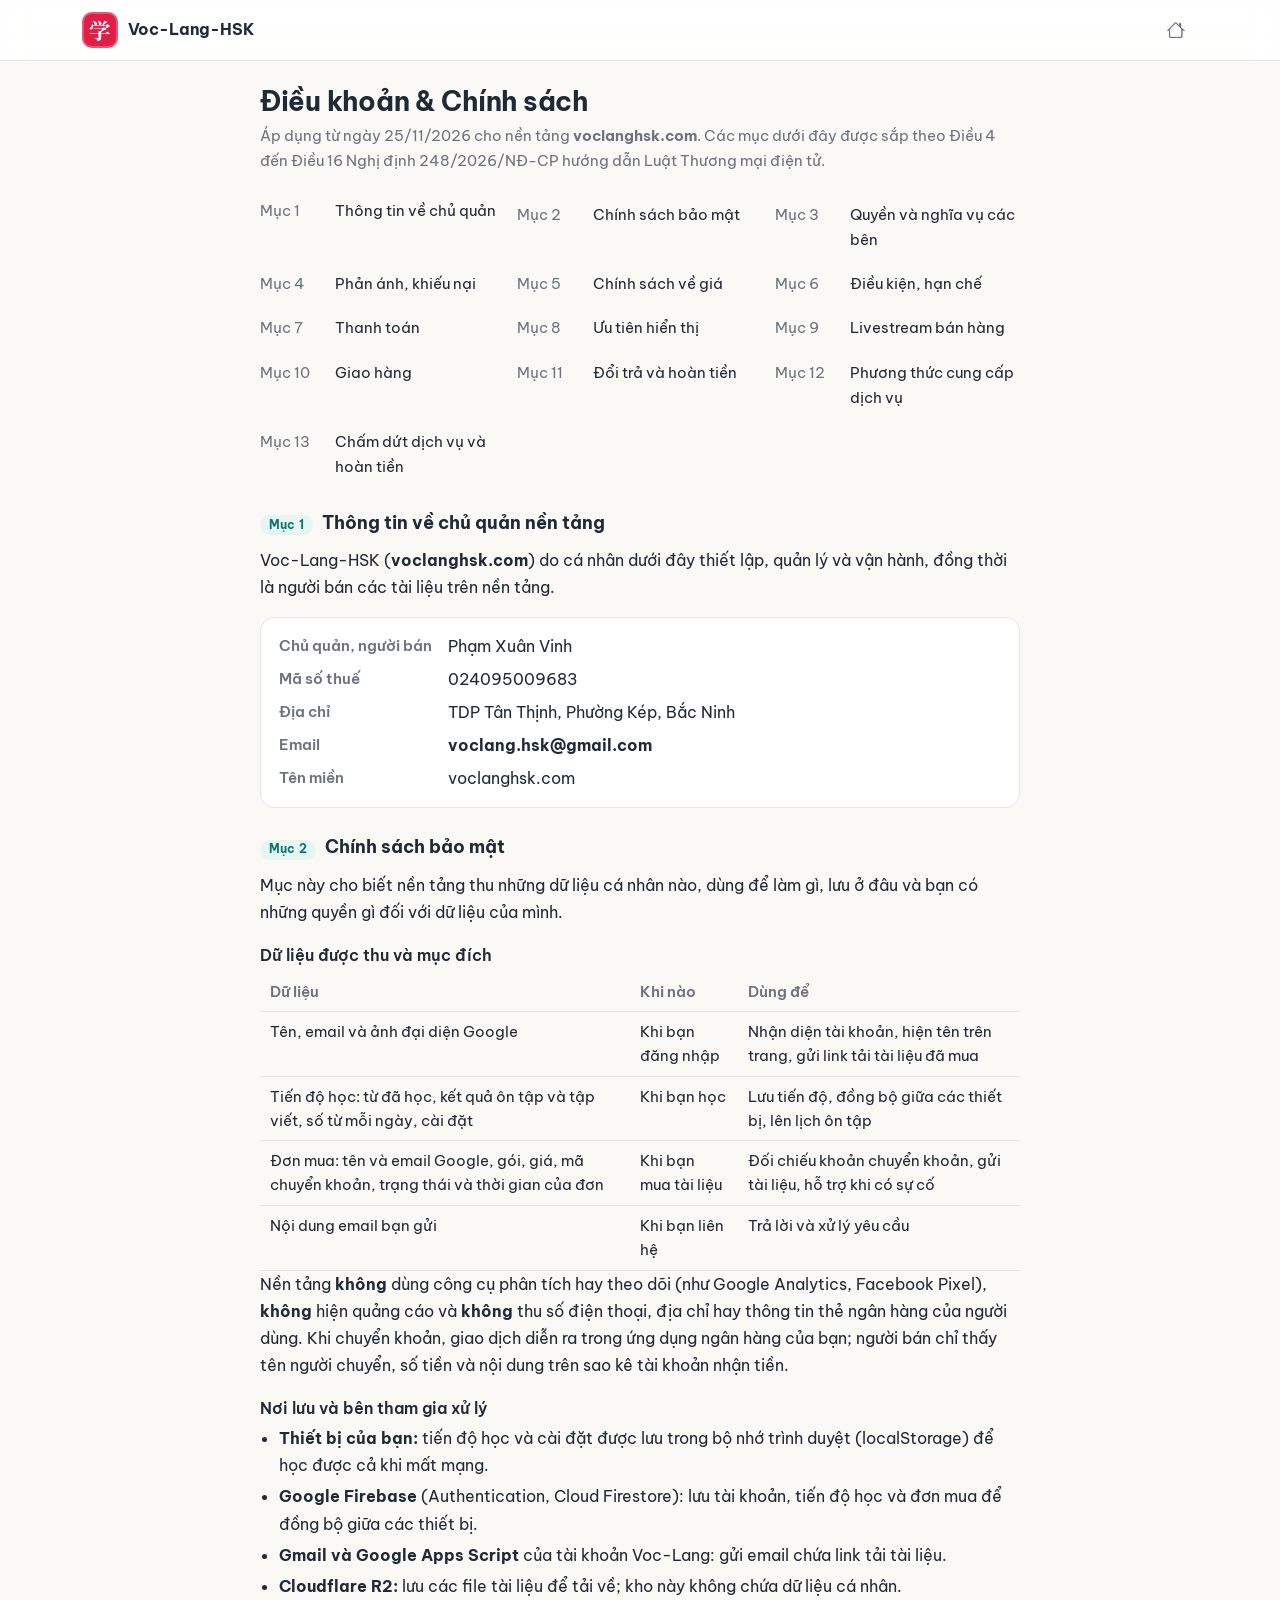
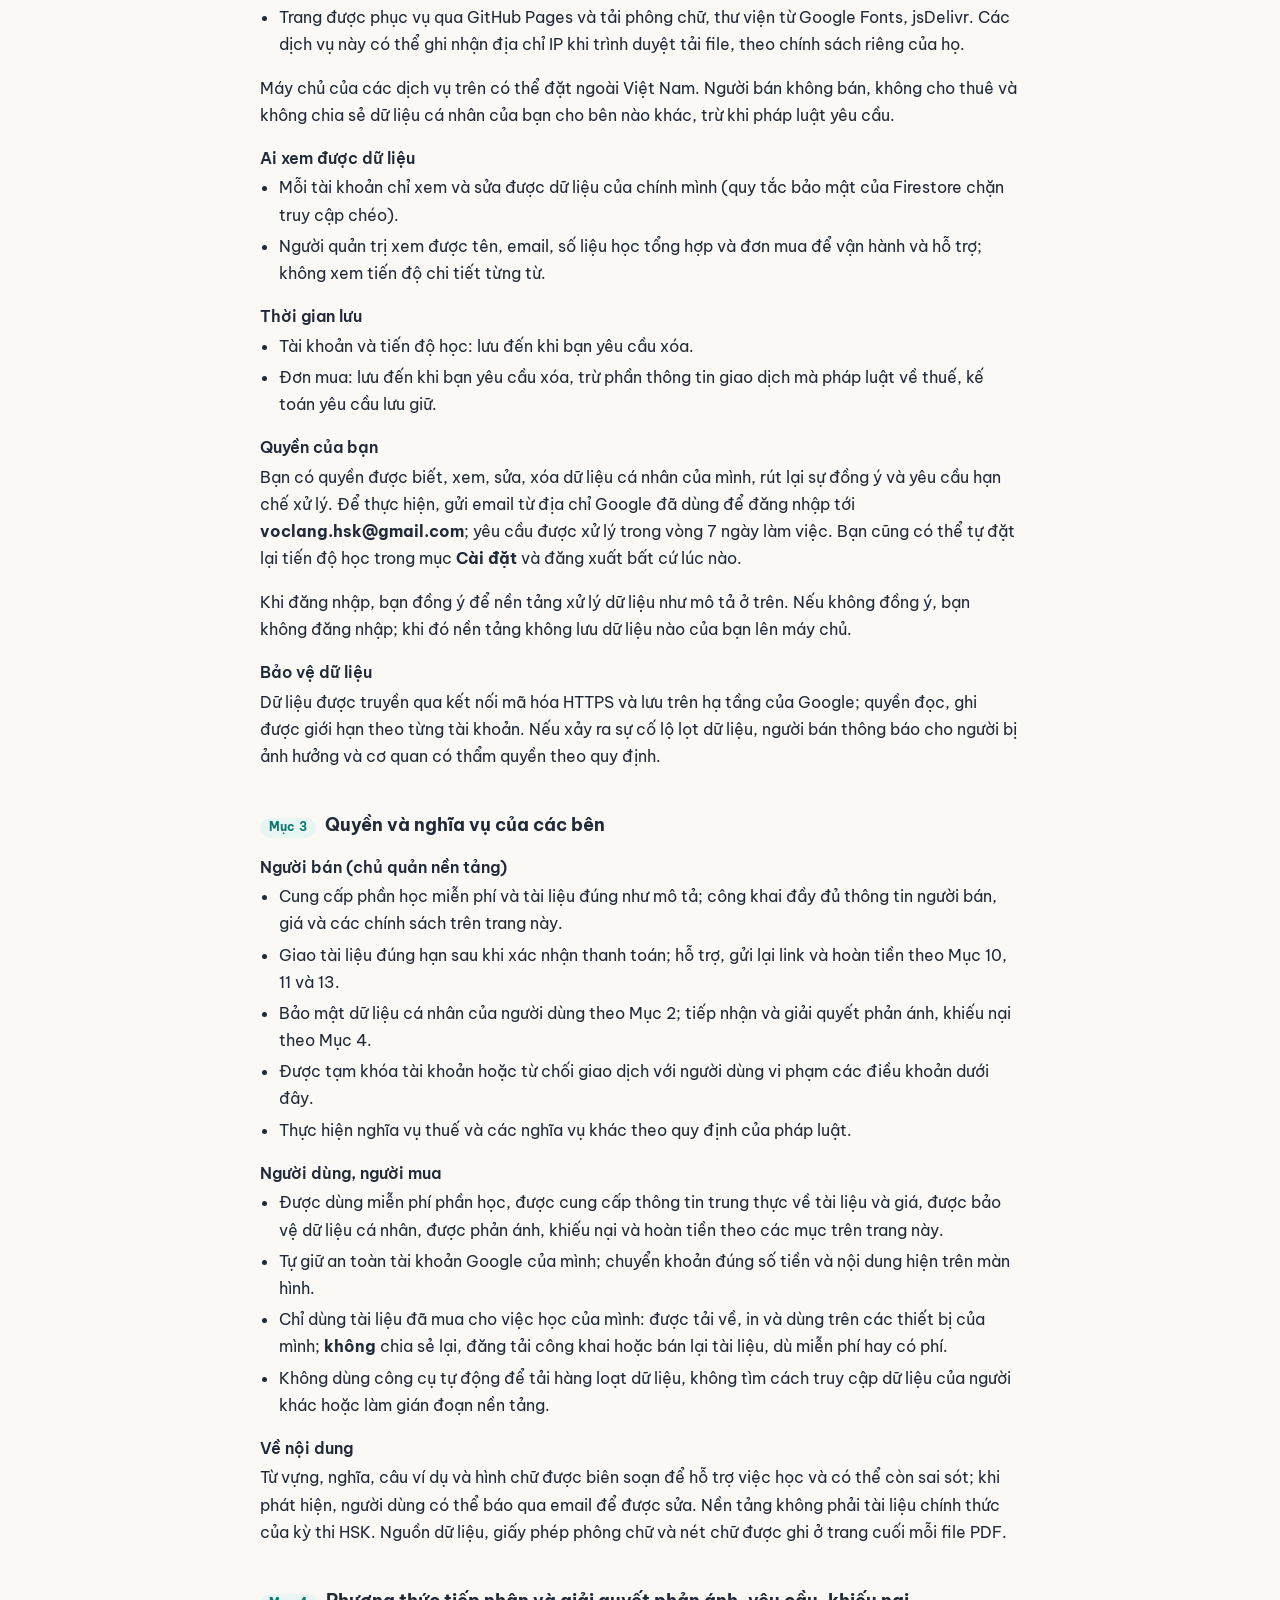
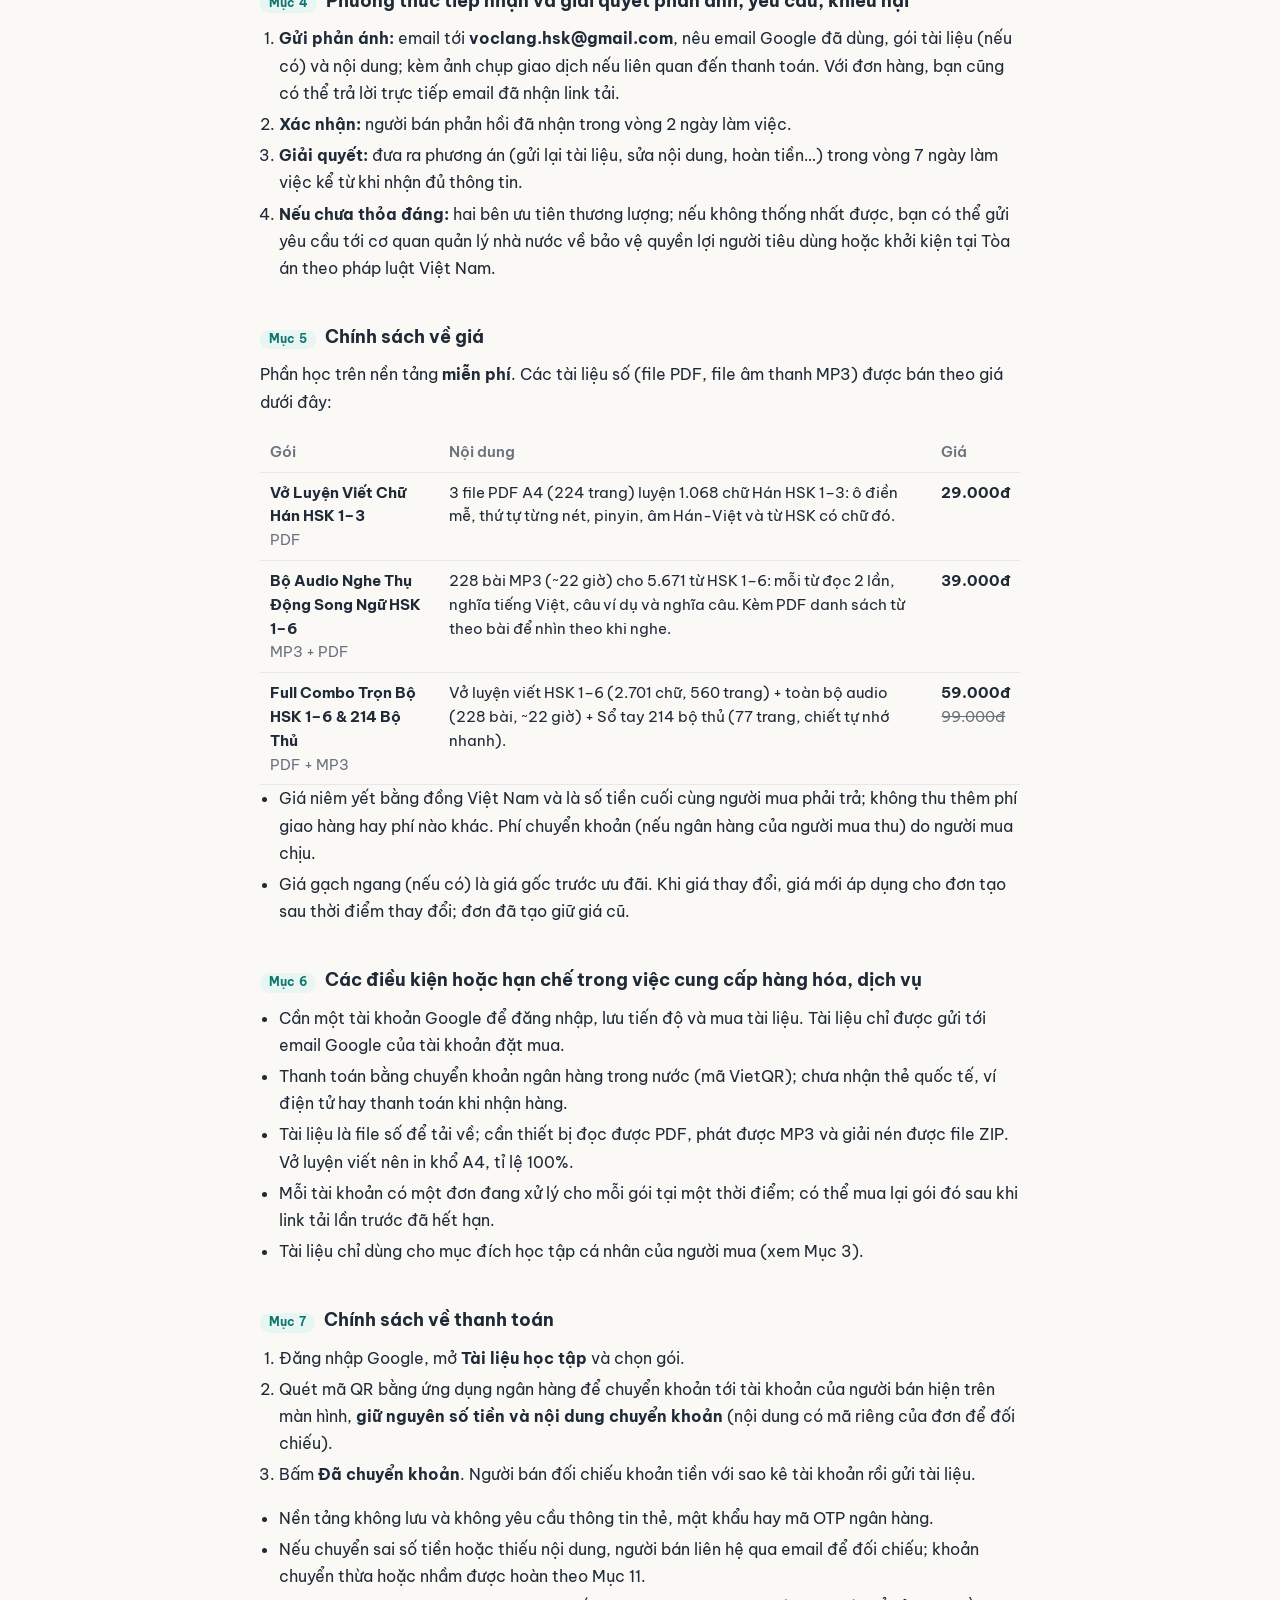
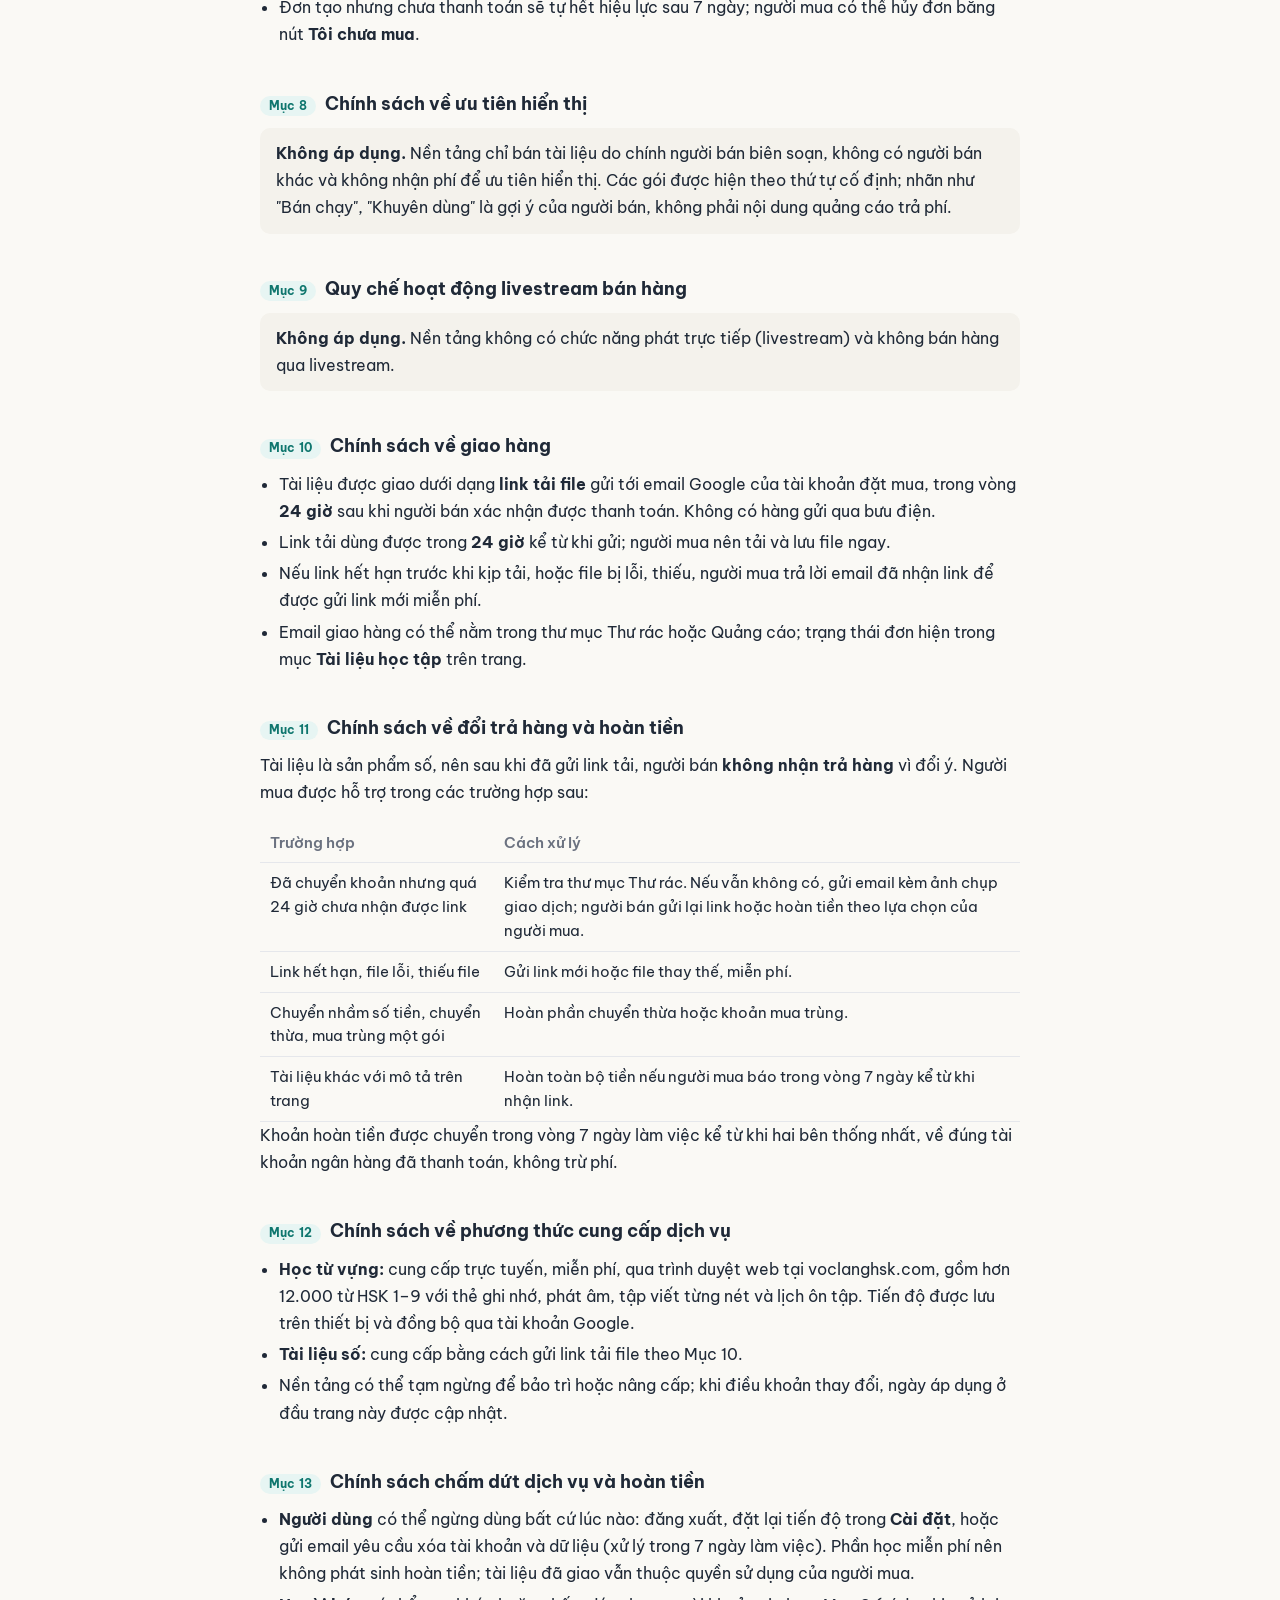
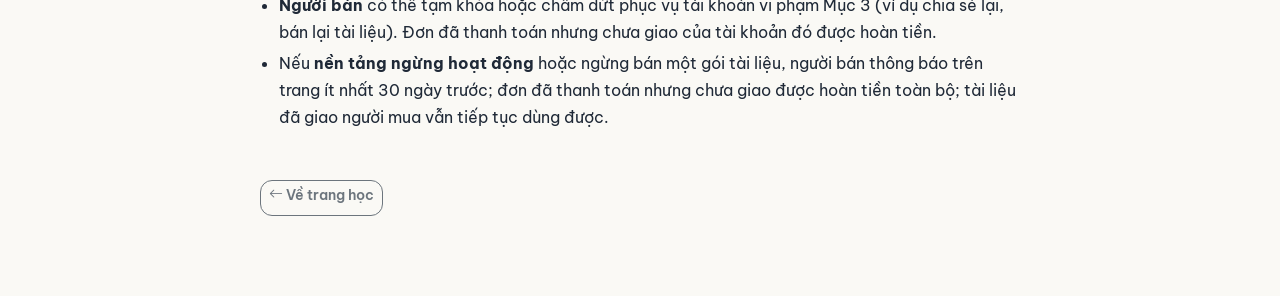
<file: chinh-sach/index.html>
<!doctype html>
<html lang="vi" data-bs-theme="light">
<head>
  <meta charset="UTF-8">
  <meta name="viewport" content="width=device-width, initial-scale=1, viewport-fit=cover">
  <meta name="theme-color" content="#FAF9F5" id="meta-theme-color">
  <meta name="description" content="Thông tin người bán, quyền và nghĩa vụ, giá, thanh toán, giao hàng, đổi trả và hoàn tiền, chính sách bảo mật của Voc-Lang-HSK.">
  <link rel="icon" type="image/png" sizes="32x32" href="../icons/favicon-32.png">
  <link rel="icon" type="image/png" sizes="192x192" href="../icons/icon-192.png">
  <link rel="apple-touch-icon" href="../icons/apple-touch-icon.png">
  <title>Điều khoản & Chính sách – Voc-Lang-HSK</title>
  <script>
    /* Cùng giao diện Sáng/Tối với trang học */
    (function () {
      var ui = {};
      try { ui = JSON.parse(localStorage.getItem('hoctq-ui')) || {}; } catch (e) { /* bỏ qua */ }
      var dark = ui.theme ? ui.theme === 'dark' : window.matchMedia('(prefers-color-scheme: dark)').matches;
      document.documentElement.setAttribute('data-bs-theme', dark ? 'dark' : 'light');
      if (dark) document.getElementById('meta-theme-color').setAttribute('content', '#0F172A');
    })();
  </script>
  <link rel="preconnect" href="https://fonts.googleapis.com">
  <link rel="preconnect" href="https://fonts.gstatic.com" crossorigin>
  <link rel="stylesheet" href="https://fonts.googleapis.com/css2?family=Be+Vietnam+Pro:wght@400;500;600;700&family=Noto+Serif+SC:wght@500;700&display=swap">
  <link rel="stylesheet" href="https://cdn.jsdelivr.net/npm/bootstrap@5.3.3/dist/css/bootstrap.min.css">
  <link rel="stylesheet" href="https://cdn.jsdelivr.net/npm/bootstrap-icons@1.11.3/font/bootstrap-icons.min.css">
  <link rel="stylesheet" href="../css/style.css">
  <style>
    /* Mỗi mục ứng với một điều của Nghị định 248/2026/NĐ-CP (Điều 4–16), để chụp và chép vào hồ sơ thông báo nền tảng */
    .policy { max-width: 760px; margin: 0 auto; padding: 1.5rem 0 4rem; }
    .policy h1 { font-size: 1.7rem; font-weight: 700; letter-spacing: -.01em; margin-bottom: .35rem; }
    .policy section { scroll-margin-top: 76px; padding-top: 1.75rem; }
    #mua-tai-lieu { display: block; scroll-margin-top: 104px; }   /* liên kết cũ "Điều khoản mua" trong hộp mua → mục Giá */
    .policy h2 { font-size: 1.15rem; font-weight: 700; margin: 0 0 .75rem; display: flex; gap: .55rem; align-items: baseline; }
    .policy h2 .no { flex: none; font-size: .78rem; font-weight: 700; letter-spacing: .02em; color: var(--primary-ink); background: var(--primary-soft); border-radius: 999px; padding: .15rem .55rem; }
    .policy h3 { font-size: 1rem; font-weight: 600; margin: 1.25rem 0 .4rem; }
    .policy p, .policy li { line-height: 1.7; }
    .policy ul, .policy ol { padding-left: 1.2rem; }
    .policy li + li { margin-top: .25rem; }
    .policy-meta { color: var(--text-muted); font-size: .92rem; }
    .policy .policy-toc { margin: 1.25rem 0 0; padding: 0; list-style: none; display: grid; grid-template-columns: repeat(auto-fill, minmax(220px, 1fr)); gap: .35rem .75rem; }
    .policy-toc a { display: flex; gap: .5rem; padding: .3rem 0; color: var(--text); text-decoration: none; font-size: .92rem; }
    .policy-toc a span { color: var(--text-muted); font-variant-numeric: tabular-nums; min-width: 4.2rem; }
    .policy-toc a:hover { color: var(--primary-ink); }
    .seller { background: var(--surface); border: 1px solid var(--border); border-radius: 14px; padding: 1rem 1.1rem; display: grid; grid-template-columns: minmax(110px, auto) 1fr; gap: .45rem 1rem; margin: 0; }
    .seller dt { font-weight: 600; color: var(--text-muted); font-size: .92rem; }
    .seller dd { margin: 0; overflow-wrap: anywhere; }
    .seller .pending { color: var(--text-muted); font-style: italic; }
    .na { background: var(--surface-2); border-radius: 10px; padding: .75rem 1rem; }
    .policy table { width: 100%; font-size: .93rem; }
    .policy th, .policy td { padding: .5rem .6rem; border-bottom: 1px solid var(--border); vertical-align: top; text-align: left; }
    .policy th { font-weight: 600; color: var(--text-muted); }
    .table-wrap { overflow-x: auto; }
    @media (max-width: 480px) { .seller { grid-template-columns: 1fr; gap: .1rem; } .seller dd { margin-bottom: .5rem; } }
  </style>
</head>
<body>
  <nav class="app-nav sticky-top">
    <div class="container app-nav-inner">
      <a class="brand text-reset text-decoration-none" href="../"><span class="brand-mark zh-card">学</span><span class="brand-text">Voc-Lang-HSK</span></a>
      <div class="nav-actions ms-auto">
        <a class="icon-btn" href="../" title="Về trang học" aria-label="Về trang học"><i class="bi bi-house"></i></a>
      </div>
    </div>
  </nav>

  <main class="container">
    <article class="policy">
      <h1>Điều khoản &amp; Chính sách</h1>
      <p class="policy-meta">Áp dụng từ ngày 25/11/2026 cho nền tảng <b>voclanghsk.com</b>. Các mục dưới đây được sắp theo Điều 4 đến Điều 16 Nghị định 248/2026/NĐ-CP hướng dẫn Luật Thương mại điện tử.</p>
      <ol class="policy-toc">
        <li><a href="#nguoi-ban"><span>Mục 1</span>Thông tin về chủ quản</a></li>
        <li><a href="#bao-mat"><span>Mục 2</span>Chính sách bảo mật</a></li>
        <li><a href="#dieu-khoan"><span>Mục 3</span>Quyền và nghĩa vụ các bên</a></li>
        <li><a href="#lien-he"><span>Mục 4</span>Phản ánh, khiếu nại</a></li>
        <li><a href="#gia"><span>Mục 5</span>Chính sách về giá</a></li>
        <li><a href="#dieu-kien"><span>Mục 6</span>Điều kiện, hạn chế</a></li>
        <li><a href="#thanh-toan"><span>Mục 7</span>Thanh toán</a></li>
        <li><a href="#uu-tien"><span>Mục 8</span>Ưu tiên hiển thị</a></li>
        <li><a href="#livestream"><span>Mục 9</span>Livestream bán hàng</a></li>
        <li><a href="#giao-hang"><span>Mục 10</span>Giao hàng</a></li>
        <li><a href="#hoan-tien"><span>Mục 11</span>Đổi trả và hoàn tiền</a></li>
        <li><a href="#dich-vu"><span>Mục 12</span>Phương thức cung cấp dịch vụ</a></li>
        <li><a href="#cham-dut"><span>Mục 13</span>Chấm dứt dịch vụ và hoàn tiền</a></li>
      </ol>

      <!-- Điều 4 -->
      <section id="nguoi-ban">
        <h2><span class="no">Mục 1</span> Thông tin về chủ quản nền tảng</h2>
        <p>Voc-Lang-HSK (<b>voclanghsk.com</b>) do cá nhân dưới đây thiết lập, quản lý và vận hành, đồng thời là người bán các tài liệu trên nền tảng.</p>
        <dl class="seller" id="seller">
          <dt>Chủ quản, người bán</dt><dd data-f="name"></dd>
          <dt>Chủ hộ</dt><dd data-f="owner"></dd>
          <dt>Mã số thuế</dt><dd data-f="taxCode"></dd>
          <dt>Địa chỉ</dt><dd data-f="address"></dd>
          <dt>Điện thoại</dt><dd data-f="phone"></dd>
          <dt>Email</dt><dd data-f="email"></dd>
          <dt>Tên miền</dt><dd>voclanghsk.com</dd>
        </dl>
      </section>

      <!-- Điều 5 -->
      <section id="bao-mat">
        <h2><span class="no">Mục 2</span> Chính sách bảo mật</h2>
        <p>Mục này cho biết nền tảng thu những dữ liệu cá nhân nào, dùng để làm gì, lưu ở đâu và bạn có những quyền gì đối với dữ liệu của mình.</p>
        <h3>Dữ liệu được thu và mục đích</h3>
        <div class="table-wrap">
          <table>
            <thead><tr><th>Dữ liệu</th><th>Khi nào</th><th>Dùng để</th></tr></thead>
            <tbody>
              <tr><td>Tên, email và ảnh đại diện Google</td><td>Khi bạn đăng nhập</td><td>Nhận diện tài khoản, hiện tên trên trang, gửi link tải tài liệu đã mua</td></tr>
              <tr><td>Tiến độ học: từ đã học, kết quả ôn tập và tập viết, số từ mỗi ngày, cài đặt</td><td>Khi bạn học</td><td>Lưu tiến độ, đồng bộ giữa các thiết bị, lên lịch ôn tập</td></tr>
              <tr><td>Đơn mua: tên và email Google, gói, giá, mã chuyển khoản, trạng thái và thời gian của đơn</td><td>Khi bạn mua tài liệu</td><td>Đối chiếu khoản chuyển khoản, gửi tài liệu, hỗ trợ khi có sự cố</td></tr>
              <tr><td>Nội dung email bạn gửi</td><td>Khi bạn liên hệ</td><td>Trả lời và xử lý yêu cầu</td></tr>
            </tbody>
          </table>
        </div>
        <p>Nền tảng <b>không</b> dùng công cụ phân tích hay theo dõi (như Google Analytics, Facebook Pixel), <b>không</b> hiện quảng cáo và <b>không</b> thu số điện thoại, địa chỉ hay thông tin thẻ ngân hàng của người dùng. Khi chuyển khoản, giao dịch diễn ra trong ứng dụng ngân hàng của bạn; người bán chỉ thấy tên người chuyển, số tiền và nội dung trên sao kê tài khoản nhận tiền.</p>
        <h3>Nơi lưu và bên tham gia xử lý</h3>
        <ul>
          <li><b>Thiết bị của bạn:</b> tiến độ học và cài đặt được lưu trong bộ nhớ trình duyệt (localStorage) để học được cả khi mất mạng.</li>
          <li><b>Google Firebase</b> (Authentication, Cloud Firestore): lưu tài khoản, tiến độ học và đơn mua để đồng bộ giữa các thiết bị.</li>
          <li><b>Gmail và Google Apps Script</b> của tài khoản Voc-Lang: gửi email chứa link tải tài liệu.</li>
          <li><b>Cloudflare R2:</b> lưu các file tài liệu để tải về; kho này không chứa dữ liệu cá nhân.</li>
          <li>Trang được phục vụ qua GitHub Pages và tải phông chữ, thư viện từ Google Fonts, jsDelivr. Các dịch vụ này có thể ghi nhận địa chỉ IP khi trình duyệt tải file, theo chính sách riêng của họ.</li>
        </ul>
        <p>Máy chủ của các dịch vụ trên có thể đặt ngoài Việt Nam. Người bán không bán, không cho thuê và không chia sẻ dữ liệu cá nhân của bạn cho bên nào khác, trừ khi pháp luật yêu cầu.</p>
        <h3>Ai xem được dữ liệu</h3>
        <ul>
          <li>Mỗi tài khoản chỉ xem và sửa được dữ liệu của chính mình (quy tắc bảo mật của Firestore chặn truy cập chéo).</li>
          <li>Người quản trị xem được tên, email, số liệu học tổng hợp và đơn mua để vận hành và hỗ trợ; không xem tiến độ chi tiết từng từ.</li>
        </ul>
        <h3>Thời gian lưu</h3>
        <ul>
          <li>Tài khoản và tiến độ học: lưu đến khi bạn yêu cầu xóa.</li>
          <li>Đơn mua: lưu đến khi bạn yêu cầu xóa, trừ phần thông tin giao dịch mà pháp luật về thuế, kế toán yêu cầu lưu giữ.</li>
        </ul>
        <h3>Quyền của bạn</h3>
        <p>Bạn có quyền được biết, xem, sửa, xóa dữ liệu cá nhân của mình, rút lại sự đồng ý và yêu cầu hạn chế xử lý. Để thực hiện, gửi email từ địa chỉ Google đã dùng để đăng nhập tới <span data-f="email"></span>; yêu cầu được xử lý trong vòng 7 ngày làm việc. Bạn cũng có thể tự đặt lại tiến độ học trong mục <b>Cài đặt</b> và đăng xuất bất cứ lúc nào.</p>
        <p>Khi đăng nhập, bạn đồng ý để nền tảng xử lý dữ liệu như mô tả ở trên. Nếu không đồng ý, bạn không đăng nhập; khi đó nền tảng không lưu dữ liệu nào của bạn lên máy chủ.</p>
        <h3>Bảo vệ dữ liệu</h3>
        <p>Dữ liệu được truyền qua kết nối mã hóa HTTPS và lưu trên hạ tầng của Google; quyền đọc, ghi được giới hạn theo từng tài khoản. Nếu xảy ra sự cố lộ lọt dữ liệu, người bán thông báo cho người bị ảnh hưởng và cơ quan có thẩm quyền theo quy định.</p>
      </section>

      <!-- Điều 6 -->
      <section id="dieu-khoan">
        <h2><span class="no">Mục 3</span> Quyền và nghĩa vụ của các bên</h2>
        <h3>Người bán (chủ quản nền tảng)</h3>
        <ul>
          <li>Cung cấp phần học miễn phí và tài liệu đúng như mô tả; công khai đầy đủ thông tin người bán, giá và các chính sách trên trang này.</li>
          <li>Giao tài liệu đúng hạn sau khi xác nhận thanh toán; hỗ trợ, gửi lại link và hoàn tiền theo Mục 10, 11 và 13.</li>
          <li>Bảo mật dữ liệu cá nhân của người dùng theo Mục 2; tiếp nhận và giải quyết phản ánh, khiếu nại theo Mục 4.</li>
          <li>Được tạm khóa tài khoản hoặc từ chối giao dịch với người dùng vi phạm các điều khoản dưới đây.</li>
          <li>Thực hiện nghĩa vụ thuế và các nghĩa vụ khác theo quy định của pháp luật.</li>
        </ul>
        <h3>Người dùng, người mua</h3>
        <ul>
          <li>Được dùng miễn phí phần học, được cung cấp thông tin trung thực về tài liệu và giá, được bảo vệ dữ liệu cá nhân, được phản ánh, khiếu nại và hoàn tiền theo các mục trên trang này.</li>
          <li>Tự giữ an toàn tài khoản Google của mình; chuyển khoản đúng số tiền và nội dung hiện trên màn hình.</li>
          <li>Chỉ dùng tài liệu đã mua cho việc học của mình: được tải về, in và dùng trên các thiết bị của mình; <b>không</b> chia sẻ lại, đăng tải công khai hoặc bán lại tài liệu, dù miễn phí hay có phí.</li>
          <li>Không dùng công cụ tự động để tải hàng loạt dữ liệu, không tìm cách truy cập dữ liệu của người khác hoặc làm gián đoạn nền tảng.</li>
        </ul>
        <h3>Về nội dung</h3>
        <p>Từ vựng, nghĩa, câu ví dụ và hình chữ được biên soạn để hỗ trợ việc học và có thể còn sai sót; khi phát hiện, người dùng có thể báo qua email để được sửa. Nền tảng không phải tài liệu chính thức của kỳ thi HSK. Nguồn dữ liệu, giấy phép phông chữ và nét chữ được ghi ở trang cuối mỗi file PDF.</p>
      </section>

      <!-- Điều 7 -->
      <section id="lien-he">
        <h2><span class="no">Mục 4</span> Phương thức tiếp nhận và giải quyết phản ánh, yêu cầu, khiếu nại</h2>
        <ol>
          <li><b>Gửi phản ánh:</b> email tới <span data-f="email"></span>, nêu email Google đã dùng, gói tài liệu (nếu có) và nội dung; kèm ảnh chụp giao dịch nếu liên quan đến thanh toán. Với đơn hàng, bạn cũng có thể trả lời trực tiếp email đã nhận link tải.</li>
          <li><b>Xác nhận:</b> người bán phản hồi đã nhận trong vòng 2 ngày làm việc.</li>
          <li><b>Giải quyết:</b> đưa ra phương án (gửi lại tài liệu, sửa nội dung, hoàn tiền…) trong vòng 7 ngày làm việc kể từ khi nhận đủ thông tin.</li>
          <li><b>Nếu chưa thỏa đáng:</b> hai bên ưu tiên thương lượng; nếu không thống nhất được, bạn có thể gửi yêu cầu tới cơ quan quản lý nhà nước về bảo vệ quyền lợi người tiêu dùng hoặc khởi kiện tại Tòa án theo pháp luật Việt Nam.</li>
        </ol>
      </section>

      <!-- Điều 8 -->
      <section id="gia">
        <span id="mua-tai-lieu"></span>
        <h2><span class="no">Mục 5</span> Chính sách về giá</h2>
        <p>Phần học trên nền tảng <b>miễn phí</b>. Các tài liệu số (file PDF, file âm thanh MP3) được bán theo giá dưới đây:</p>
        <div class="table-wrap">
          <table>
            <thead><tr><th>Gói</th><th>Nội dung</th><th>Giá</th></tr></thead>
            <tbody id="products"></tbody>
          </table>
        </div>
        <ul>
          <li>Giá niêm yết bằng đồng Việt Nam và là số tiền cuối cùng người mua phải trả; không thu thêm phí giao hàng hay phí nào khác. Phí chuyển khoản (nếu ngân hàng của người mua thu) do người mua chịu.</li>
          <li>Giá gạch ngang (nếu có) là giá gốc trước ưu đãi. Khi giá thay đổi, giá mới áp dụng cho đơn tạo sau thời điểm thay đổi; đơn đã tạo giữ giá cũ.</li>
        </ul>
      </section>

      <!-- Điều 9 -->
      <section id="dieu-kien">
        <h2><span class="no">Mục 6</span> Các điều kiện hoặc hạn chế trong việc cung cấp hàng hóa, dịch vụ</h2>
        <ul>
          <li>Cần một tài khoản Google để đăng nhập, lưu tiến độ và mua tài liệu. Tài liệu chỉ được gửi tới email Google của tài khoản đặt mua.</li>
          <li>Thanh toán bằng chuyển khoản ngân hàng trong nước (mã VietQR); chưa nhận thẻ quốc tế, ví điện tử hay thanh toán khi nhận hàng.</li>
          <li>Tài liệu là file số để tải về; cần thiết bị đọc được PDF, phát được MP3 và giải nén được file ZIP. Vở luyện viết nên in khổ A4, tỉ lệ 100%.</li>
          <li>Mỗi tài khoản có một đơn đang xử lý cho mỗi gói tại một thời điểm; có thể mua lại gói đó sau khi link tải lần trước đã hết hạn.</li>
          <li>Tài liệu chỉ dùng cho mục đích học tập cá nhân của người mua (xem Mục 3).</li>
        </ul>
      </section>

      <!-- Điều 10 -->
      <section id="thanh-toan">
        <h2><span class="no">Mục 7</span> Chính sách về thanh toán</h2>
        <ol>
          <li>Đăng nhập Google, mở <b>Tài liệu học tập</b> và chọn gói.</li>
          <li>Quét mã QR bằng ứng dụng ngân hàng để chuyển khoản tới tài khoản của người bán hiện trên màn hình, <b>giữ nguyên số tiền và nội dung chuyển khoản</b> (nội dung có mã riêng của đơn để đối chiếu).</li>
          <li>Bấm <b>Đã chuyển khoản</b>. Người bán đối chiếu khoản tiền với sao kê tài khoản rồi gửi tài liệu.</li>
        </ol>
        <ul>
          <li>Nền tảng không lưu và không yêu cầu thông tin thẻ, mật khẩu hay mã OTP ngân hàng.</li>
          <li>Nếu chuyển sai số tiền hoặc thiếu nội dung, người bán liên hệ qua email để đối chiếu; khoản chuyển thừa hoặc nhầm được hoàn theo Mục 11.</li>
          <li>Đơn tạo nhưng chưa thanh toán sẽ tự hết hiệu lực sau 7 ngày; người mua có thể hủy đơn bằng nút <b>Tôi chưa mua</b>.</li>
        </ul>
      </section>

      <!-- Điều 11 -->
      <section id="uu-tien">
        <h2><span class="no">Mục 8</span> Chính sách về ưu tiên hiển thị</h2>
        <p class="na"><b>Không áp dụng.</b> Nền tảng chỉ bán tài liệu do chính người bán biên soạn, không có người bán khác và không nhận phí để ưu tiên hiển thị. Các gói được hiện theo thứ tự cố định; nhãn như "Bán chạy", "Khuyên dùng" là gợi ý của người bán, không phải nội dung quảng cáo trả phí.</p>
      </section>

      <!-- Điều 12 -->
      <section id="livestream">
        <h2><span class="no">Mục 9</span> Quy chế hoạt động livestream bán hàng</h2>
        <p class="na"><b>Không áp dụng.</b> Nền tảng không có chức năng phát trực tiếp (livestream) và không bán hàng qua livestream.</p>
      </section>

      <!-- Điều 13 -->
      <section id="giao-hang">
        <h2><span class="no">Mục 10</span> Chính sách về giao hàng</h2>
        <ul>
          <li>Tài liệu được giao dưới dạng <b>link tải file</b> gửi tới email Google của tài khoản đặt mua, trong vòng <b>24 giờ</b> sau khi người bán xác nhận được thanh toán. Không có hàng gửi qua bưu điện.</li>
          <li>Link tải dùng được trong <b>24 giờ</b> kể từ khi gửi; người mua nên tải và lưu file ngay.</li>
          <li>Nếu link hết hạn trước khi kịp tải, hoặc file bị lỗi, thiếu, người mua trả lời email đã nhận link để được gửi link mới miễn phí.</li>
          <li>Email giao hàng có thể nằm trong thư mục Thư rác hoặc Quảng cáo; trạng thái đơn hiện trong mục <b>Tài liệu học tập</b> trên trang.</li>
        </ul>
      </section>

      <!-- Điều 14 -->
      <section id="hoan-tien">
        <h2><span class="no">Mục 11</span> Chính sách về đổi trả hàng và hoàn tiền</h2>
        <p>Tài liệu là sản phẩm số, nên sau khi đã gửi link tải, người bán <b>không nhận trả hàng</b> vì đổi ý. Người mua được hỗ trợ trong các trường hợp sau:</p>
        <div class="table-wrap">
          <table>
            <thead><tr><th>Trường hợp</th><th>Cách xử lý</th></tr></thead>
            <tbody>
              <tr><td>Đã chuyển khoản nhưng quá 24 giờ chưa nhận được link</td><td>Kiểm tra thư mục Thư rác. Nếu vẫn không có, gửi email kèm ảnh chụp giao dịch; người bán gửi lại link hoặc hoàn tiền theo lựa chọn của người mua.</td></tr>
              <tr><td>Link hết hạn, file lỗi, thiếu file</td><td>Gửi link mới hoặc file thay thế, miễn phí.</td></tr>
              <tr><td>Chuyển nhầm số tiền, chuyển thừa, mua trùng một gói</td><td>Hoàn phần chuyển thừa hoặc khoản mua trùng.</td></tr>
              <tr><td>Tài liệu khác với mô tả trên trang</td><td>Hoàn toàn bộ tiền nếu người mua báo trong vòng 7 ngày kể từ khi nhận link.</td></tr>
            </tbody>
          </table>
        </div>
        <p>Khoản hoàn tiền được chuyển trong vòng 7 ngày làm việc kể từ khi hai bên thống nhất, về đúng tài khoản ngân hàng đã thanh toán, không trừ phí.</p>
      </section>

      <!-- Điều 15 -->
      <section id="dich-vu">
        <h2><span class="no">Mục 12</span> Chính sách về phương thức cung cấp dịch vụ</h2>
        <ul>
          <li><b>Học từ vựng:</b> cung cấp trực tuyến, miễn phí, qua trình duyệt web tại voclanghsk.com, gồm hơn 12.000 từ HSK 1–9 với thẻ ghi nhớ, phát âm, tập viết từng nét và lịch ôn tập. Tiến độ được lưu trên thiết bị và đồng bộ qua tài khoản Google.</li>
          <li><b>Tài liệu số:</b> cung cấp bằng cách gửi link tải file theo Mục 10.</li>
          <li>Nền tảng có thể tạm ngừng để bảo trì hoặc nâng cấp; khi điều khoản thay đổi, ngày áp dụng ở đầu trang này được cập nhật.</li>
        </ul>
      </section>

      <!-- Điều 16 -->
      <section id="cham-dut">
        <h2><span class="no">Mục 13</span> Chính sách chấm dứt dịch vụ và hoàn tiền</h2>
        <ul>
          <li><b>Người dùng</b> có thể ngừng dùng bất cứ lúc nào: đăng xuất, đặt lại tiến độ trong <b>Cài đặt</b>, hoặc gửi email yêu cầu xóa tài khoản và dữ liệu (xử lý trong 7 ngày làm việc). Phần học miễn phí nên không phát sinh hoàn tiền; tài liệu đã giao vẫn thuộc quyền sử dụng của người mua.</li>
          <li><b>Người bán</b> có thể tạm khóa hoặc chấm dứt phục vụ tài khoản vi phạm Mục 3 (ví dụ chia sẻ lại, bán lại tài liệu). Đơn đã thanh toán nhưng chưa giao của tài khoản đó được hoàn tiền.</li>
          <li>Nếu <b>nền tảng ngừng hoạt động</b> hoặc ngừng bán một gói tài liệu, người bán thông báo trên trang ít nhất 30 ngày trước; đơn đã thanh toán nhưng chưa giao được hoàn tiền toàn bộ; tài liệu đã giao người mua vẫn tiếp tục dùng được.</li>
        </ul>
      </section>

      <p class="mt-5"><a class="btn btn-outline-secondary btn-sm" href="../"><i class="bi bi-arrow-left"></i> Về trang học</a></p>
    </article>
  </main>

  <script src="../js/support-config.js"></script>
  <script>
    /* Điền thông tin người bán và bảng gói từ js/support-config.js (một nguồn cho cả trang học và trang này) */
    (function () {
      var cfg = window.SUPPORT_CONFIG || {}, s = cfg.SELLER || {};
      var esc = function (v) { return String(v).replace(/[&<>"]/g, function (c) { return { '&': '&amp;', '<': '&lt;', '>': '&gt;', '"': '&quot;' }[c]; }); };
      document.querySelectorAll('[data-f]').forEach(function (el) {
        var f = el.getAttribute('data-f'), v = s[f];
        if (f === 'email' && v) { el.innerHTML = '<b>' + esc(v) + '</b>'; return; }
        if (v) { el.textContent = v; return; }
        if (el.closest('#seller')) {
          if (f === 'owner' || f === 'phone') { el.previousElementSibling.remove(); el.remove(); return; }   // ô không bắt buộc: để trống thì ẩn
          el.innerHTML = '<span class="pending">Đang cập nhật</span>';
        }
      });
      var vnd = function (n) { return n.toLocaleString('vi-VN') + 'đ'; };
      document.getElementById('products').innerHTML = (cfg.DIGITAL_PRODUCTS || []).map(function (p) {
        return '<tr><td><b>' + esc(p.name) + '</b><br><span class="policy-meta">' + esc(p.format) + '</span></td><td>' + esc(p.description) + '</td><td class="text-nowrap"><b>' + vnd(p.price) + '</b>' +
          (p.originalPrice ? '<br><s class="policy-meta">' + vnd(p.originalPrice) + '</s>' : '') + '</td></tr>';
      }).join('');
    })();
  </script>
</body>
</html>
</file>
<file: css/style.css>
/* =====================================================================
 * Modern Zen & Jade — giao diện Á Đông hiện đại, tối giản, ưu tiên điện thoại
 * Tỷ lệ màu 60 · 30 · 10: nền dịu mắt · xanh ngọc bích (Jade) · hổ phách & đỏ son
 * ===================================================================== */

/* ---------- 1. Design tokens ---------- */
:root,
[data-bs-theme="light"] {
  /* 60% — nền */
  --bg: #FAF9F5;              /* trắng ngà giấy tuyên chỉ */
  --surface: #FFFFFF;         /* card, sidebar */
  --surface-2: #F4F2EC;       /* nền phụ: chip, ô nhập, khối liên quan */
  --border: #E5E7EB;
  --text: #1F2937;
  --text-muted: #6B7280;
  --paper: #FFFDF8;           /* ô tập viết */

  /* 30% — Jade Teal */
  --primary: #0D9488;
  --primary-rgb: 13, 148, 136;
  --primary-hover: #0F766E;
  --primary-soft: #E7F5F3;
  --primary-ink: #0F766E;
  --on-primary: #FFFFFF;

  /* 10% — điểm nhấn */
  --amber: #F59E0B;
  --amber-hover: #D97706;
  --amber-soft: #FEF5E1;
  --amber-ink: #B45309;
  --rose: #E11D48;            /* đỏ son trầm */
  --rose-soft: #FDECEF;
  --rose-ink: #BE123C;
  --info-soft: #EEF4FF;
  --info-ink: #1D4ED8;

  /* Thanh điệu */
  --tone-1: #EF4444;
  --tone-2: #10B981;
  --tone-3: #3B82F6;
  --tone-4: #8B5CF6;
  --tone-5: #64748B;

  /* Ô tập viết (Hanzi Writer đọc các biến này khi tạo) */
  --writer-stroke: #1F2937;
  --writer-radical: #E11D48;
  --writer-outline: #E7E2D6;
  --writer-grid: #EBC4BA;
  --writer-frame: #E11D48;

  --shadow-sm: 0 1px 2px rgba(15, 23, 42, .04), 0 2px 8px rgba(15, 23, 42, .04);
  --shadow: 0 2px 4px rgba(15, 23, 42, .03), 0 10px 30px rgba(15, 23, 42, .07);
  --glass: rgba(255, 255, 255, .86);

  /* Bootstrap dùng chung bảng màu */
  --bs-body-bg: var(--bg);
  --bs-body-color: var(--text);
  --bs-emphasis-color: #0F172A;
  --bs-secondary-color: var(--text-muted);
  --bs-secondary-bg: var(--surface-2);
  --bs-tertiary-bg: var(--surface-2);
  --bs-border-color: var(--border);
  --bs-primary: var(--primary);
  --bs-primary-rgb: var(--primary-rgb);
  --bs-danger: var(--rose);
  --bs-danger-rgb: 225, 29, 72;
  --bs-link-color: var(--primary-ink);
  --bs-link-color-rgb: 15, 118, 110;
  --bs-link-hover-color: var(--primary);
  --bs-link-hover-color-rgb: var(--primary-rgb);
  --bs-focus-ring-color: rgba(var(--primary-rgb), .25);
  color-scheme: light;
}

[data-bs-theme="dark"] {
  --bg: #0F172A;              /* xám than sâu, không dùng đen tuyền */
  --surface: #1E293B;
  --surface-2: #26344A;
  --border: #334155;
  --text: #E2E8F0;
  --text-muted: #94A3B8;
  --paper: #182235;

  --primary: #14B8A6;
  --primary-rgb: 20, 184, 166;
  --primary-hover: #2DD4BF;
  --primary-soft: rgba(20, 184, 166, .14);
  --primary-ink: #5EEAD4;
  --on-primary: #042F2E;

  --amber-hover: #FBBF24;
  --amber-soft: rgba(245, 158, 11, .14);
  --amber-ink: #FCD34D;
  --rose-soft: rgba(225, 29, 72, .16);
  --rose-ink: #FDA4AF;
  --info-soft: rgba(59, 130, 246, .14);
  --info-ink: #93C5FD;

  /* Sáng hơn một nấc để đủ tương phản trên nền tối */
  --tone-1: #F87171;
  --tone-2: #34D399;
  --tone-3: #60A5FA;
  --tone-4: #A78BFA;
  --tone-5: #94A3B8;

  --writer-stroke: #E2E8F0;
  --writer-radical: #FB7185;
  --writer-outline: #334155;
  --writer-grid: rgba(251, 113, 133, .28);
  --writer-frame: rgba(251, 113, 133, .7);

  --shadow-sm: 0 1px 2px rgba(0, 0, 0, .25);
  --shadow: 0 10px 30px rgba(0, 0, 0, .35);
  --glass: rgba(30, 41, 59, .86);

  --bs-body-bg: var(--bg);
  --bs-body-color: var(--text);
  --bs-emphasis-color: #F8FAFC;
  --bs-secondary-color: var(--text-muted);
  --bs-secondary-bg: var(--surface-2);
  --bs-tertiary-bg: var(--surface-2);
  --bs-border-color: var(--border);
  --bs-primary: var(--primary);
  --bs-primary-rgb: var(--primary-rgb);
  --bs-link-color: var(--primary-ink);
  --bs-link-color-rgb: 94, 234, 212;
  --bs-link-hover-color: var(--primary-hover);
  --bs-focus-ring-color: rgba(var(--primary-rgb), .3);
  color-scheme: dark;
}

:root {
  --font-ui: "Be Vietnam Pro", "Plus Jakarta Sans", system-ui, -apple-system, "Segoe UI", Roboto, sans-serif;
  --font-zh: "Noto Sans SC", "PingFang SC", "Microsoft YaHei", "Hiragino Sans GB", sans-serif;
  --font-zh-card: "LXGW WenKai", "Noto Serif SC", "Songti SC", "STKaiti", "KaiTi", serif;
  --radius: 12px;
  --radius-lg: 16px;
  --ease: cubic-bezier(.22, 1, .36, 1);
  --tap: 44px;                 /* vùng chạm tối thiểu */
  --nav-h: 61px;
  --card-h: 460px;
  --bs-body-font-family: var(--font-ui);
  --bs-border-radius: var(--radius);
  --bs-border-radius-lg: var(--radius-lg);
  --bs-border-radius-sm: 10px;
}

/* ---------- 2. Nền tảng & chữ ---------- */
html { -webkit-text-size-adjust: 100%; }
html, body { overflow-x: clip; }   /* chặn cuộn ngang nhưng vẫn giữ position: sticky */
body {
  background: var(--bg);
  color: var(--text);
  font-family: var(--font-ui);
  line-height: 1.6;
  -webkit-tap-highlight-color: transparent;
  transition: background-color .3s ease, color .3s ease;
}
button { -webkit-tap-highlight-color: transparent; }
.zh { font-family: var(--font-zh); line-height: 1.9; }
.zh-card { font-family: var(--font-zh-card); }
.text-muted-2 { color: var(--text-muted) !important; }
.text-vermilion { color: var(--rose) !important; }
.txt-ok { color: var(--primary-ink); }
.txt-bad { color: var(--rose-ink); }
.txt-learning { color: var(--amber-ink); }
.txt-mastered { color: var(--primary-ink); }
.txt-due { color: var(--rose-ink); font-weight: 600; }

/* Thanh điệu: chỉ tô khi bật (Cài đặt → Tô màu theo thanh điệu) */
.tone-on .t1, .tone-legend .t1 { color: var(--tone-1); }
.tone-on .t2, .tone-legend .t2 { color: var(--tone-2); }
.tone-on .t3, .tone-legend .t3 { color: var(--tone-3); }
.tone-on .t4, .tone-legend .t4 { color: var(--tone-4); }
.tone-on .t5, .tone-legend .t5 { color: var(--tone-5); }
.tone-legend span { font-weight: 600; }

/* Ẩn nhanh Pinyin / Nghĩa: làm mờ, chạm vào từng dòng để xem */
.peekable { transition: filter .2s ease, opacity .2s ease; }
.hide-pinyin .peekable[data-peek="pinyin"]:not(.peek),
.hide-meaning .peekable[data-peek="meaning"]:not(.peek) {
  filter: blur(6px);
  opacity: .55;
  cursor: pointer;
  user-select: none;
  -webkit-user-select: none;
}

/* ---------- 3. Thành phần dùng chung ---------- */
.panel {
  background: var(--surface);
  border: 1px solid var(--border);
  border-radius: var(--radius-lg);
  box-shadow: var(--shadow-sm);
  transition: background-color .3s ease, border-color .3s ease;
}
.panel-head {
  display: flex; align-items: center; gap: .5rem; flex-wrap: wrap;
  padding: .75rem 1.25rem;
  border-bottom: 1px solid var(--border);
}
.panel-body { padding: 1.25rem; }

.callout {
  border-left: 4px solid var(--primary);
  background: var(--primary-soft);
  border-radius: 4px var(--radius) var(--radius) 4px;
  padding: .75rem 1rem;
  margin-bottom: .875rem;
}
.callout-jade { border-left-color: var(--primary); background: var(--primary-soft); }
.callout-amber { border-left-color: var(--amber); background: var(--amber-soft); }
.callout-rose { border-left-color: var(--rose); background: var(--rose-soft); }
.callout-info { border-left-color: var(--tone-3); background: var(--info-soft); }

.icon-btn {
  position: relative;
  display: inline-flex; align-items: center; justify-content: center;
  width: var(--tap); height: var(--tap);
  border: 0; border-radius: var(--radius);
  background: transparent; color: var(--text-muted);
  font-size: 1.15rem;
  transition: all .2s ease;
}
.icon-btn:hover { background: var(--surface-2); color: var(--text); }
.icon-btn:active { transform: scale(.94); }
.icon-btn-soft { background: var(--surface); border: 1px solid var(--border); }

/* Bootstrap → bảng màu Jade */
.btn { border-radius: var(--radius); font-weight: 600; min-height: var(--tap); transition: all .2s ease; }
.btn-sm { min-height: 36px; }
.btn-primary {
  --bs-btn-bg: var(--primary); --bs-btn-border-color: var(--primary); --bs-btn-color: var(--on-primary);
  --bs-btn-hover-bg: var(--primary-hover); --bs-btn-hover-border-color: var(--primary-hover); --bs-btn-hover-color: var(--on-primary);
  --bs-btn-active-bg: var(--primary-hover); --bs-btn-active-border-color: var(--primary-hover); --bs-btn-active-color: var(--on-primary);
  --bs-btn-disabled-bg: var(--primary); --bs-btn-disabled-border-color: var(--primary);
  --bs-btn-focus-shadow-rgb: var(--primary-rgb);
}
.btn-danger {
  --bs-btn-bg: var(--rose); --bs-btn-border-color: var(--rose); --bs-btn-color: #fff;
  --bs-btn-hover-bg: #BE123C; --bs-btn-hover-border-color: #BE123C; --bs-btn-hover-color: #fff;
  --bs-btn-active-bg: #9F1239; --bs-btn-active-border-color: #9F1239;
}
.btn-outline-danger {
  --bs-btn-color: var(--rose-ink); --bs-btn-border-color: color-mix(in srgb, var(--rose) 45%, transparent);
  --bs-btn-hover-bg: var(--rose-soft); --bs-btn-hover-color: var(--rose-ink); --bs-btn-hover-border-color: var(--rose);
  --bs-btn-active-bg: var(--rose-soft); --bs-btn-active-color: var(--rose-ink); --bs-btn-active-border-color: var(--rose);
}
.btn-soft {
  --bs-btn-bg: var(--surface); --bs-btn-color: var(--text); --bs-btn-border-color: var(--border);
  --bs-btn-hover-bg: var(--surface-2); --bs-btn-hover-color: var(--text); --bs-btn-hover-border-color: var(--border);
  --bs-btn-active-bg: var(--surface-2); --bs-btn-active-color: var(--text); --bs-btn-active-border-color: var(--border);
}
.btn-amber {
  --bs-btn-bg: var(--amber); --bs-btn-border-color: var(--amber); --bs-btn-color: #1F2937;
  --bs-btn-hover-bg: var(--amber-hover); --bs-btn-hover-border-color: var(--amber-hover); --bs-btn-hover-color: #1F2937;
  --bs-btn-active-bg: var(--amber-hover); --bs-btn-active-border-color: var(--amber-hover); --bs-btn-active-color: #1F2937;
  --bs-btn-disabled-bg: var(--surface-2); --bs-btn-disabled-border-color: var(--border); --bs-btn-disabled-color: var(--text-muted);
}
.btn:active { transform: scale(.97); }

.form-control, .form-select {
  background-color: var(--surface);
  border-color: var(--border);
  border-radius: var(--radius);
  min-height: var(--tap);
  transition: all .2s ease;
}
.form-select-sm { min-height: 36px; }
.form-control:focus, .form-select:focus {
  border-color: var(--primary);
  box-shadow: 0 0 0 .2rem rgba(var(--primary-rgb), .18);
}
.input-group-text { background: var(--surface-2); border-color: var(--border); border-radius: var(--radius); }
.form-check-input:checked { background-color: var(--primary); border-color: var(--primary); }
.form-check-input:focus { border-color: var(--primary); box-shadow: 0 0 0 .2rem rgba(var(--primary-rgb), .18); }
.form-switch .form-check-input { width: 2.6em; height: 1.4em; margin-top: .15em; }
.form-switch { padding-left: 3.2em; }
.form-switch .form-check-input { margin-left: -3.2em; }

.modal-content { background: var(--surface); border: 1px solid var(--border); border-radius: var(--radius-lg); box-shadow: var(--shadow); }
.modal-header, .modal-footer { border-color: var(--border); }
@media (max-width: 575.98px) {
  .modal-fullscreen-sm-down .modal-content { border-radius: 0; }
  .modal-footer { padding-bottom: calc(.75rem + env(safe-area-inset-bottom)); }
}

/* Toast: góc dưới phải trên máy tính, ngay dưới thanh trên cùng trên điện thoại (không đè thanh nút) */
.app-toasts { position: fixed; right: 0; bottom: 0; padding: 1rem; z-index: 1090; }
.toast {
  background: var(--surface); color: var(--text);
  border: 1px solid var(--border); border-radius: var(--radius);
  box-shadow: var(--shadow);
}
.toast .toast-body { padding: .75rem 1rem; }

/* ---------- 4. Thanh điều hướng trên cùng ---------- */
.app-nav {
  background: var(--glass);
  -webkit-backdrop-filter: saturate(1.4) blur(14px);
  backdrop-filter: saturate(1.4) blur(14px);
  border-bottom: 1px solid var(--border);
  padding-top: env(safe-area-inset-top);
  transition: background-color .3s ease, border-color .3s ease;
}
.app-nav-inner { display: flex; align-items: center; gap: .5rem; min-height: 60px; }
.brand { display: inline-flex; align-items: center; gap: .6rem; font-weight: 700; letter-spacing: -.01em; white-space: nowrap; }
.brand-mark {
  display: inline-grid; place-items: center;
  width: 36px; height: 36px; border-radius: 10px;
  background: var(--rose); color: #fff; font-size: 1.35rem; line-height: 1;
  box-shadow: inset 0 0 0 2px rgba(255, 255, 255, .25);
}
.nav-switch { display: inline-flex; gap: .25rem; margin-left: auto; padding: 3px; background: var(--surface-2); border-radius: 14px; }
.nav-switch-btn {
  display: inline-flex; align-items: center; gap: .4rem; white-space: nowrap;
  min-height: var(--tap); padding: 0 .9rem;
  border: 0; border-radius: var(--radius);
  background: transparent; color: var(--text-muted); font-weight: 600; font-size: .92rem;
  transition: all .2s ease;
}
.nav-switch-btn:hover { color: var(--text); }
.nav-switch-btn.active { background: var(--primary); color: var(--on-primary); box-shadow: 0 2px 8px rgba(var(--primary-rgb), .3); }
.nav-actions { display: flex; gap: .15rem; }
.theme-icon-dark { display: none; }
[data-bs-theme="dark"] .theme-icon-dark { display: inline; }
[data-bs-theme="dark"] .theme-icon-light { display: none; }
#btn-theme i { transition: transform .4s var(--ease); }
#btn-theme:hover i { transform: rotate(-20deg); }

.app-main { max-width: 1120px; padding-top: 1rem; padding-bottom: 2rem; }

/* ---------- 5. Tổng quan tiến độ ---------- */
.progress-dash {
  display: grid;
  grid-template-columns: auto 1fr auto auto;
  align-items: center;
  gap: .75rem 1.5rem;
  background: var(--surface);
  border: 1px solid var(--border);
  border-radius: var(--radius-lg);
  box-shadow: var(--shadow-sm);
  padding: 1rem 1.25rem;
  transition: background-color .3s ease, border-color .3s ease;
}
.dash-item { display: flex; align-items: center; gap: .6rem; min-width: 0; }
.dash-goal { display: block; }
.dash-num { font-size: 1.4rem; font-weight: 700; line-height: 1.1; font-variant-numeric: tabular-nums; }
.dash-label { font-size: .78rem; color: var(--text-muted); }
.dash-goal-num { font-size: .85rem; color: var(--text-muted); }
.dash-goal-num b { color: var(--text); }
.dash-fire { font-size: 1.7rem; color: var(--border); transition: color .3s; }
.dash-fire.lit { color: var(--amber); animation: flicker 2.4s ease-in-out infinite; }
@keyframes flicker { 0%, 100% { transform: scale(1); } 50% { transform: scale(1.08) rotate(-3deg); } }
.dash-gem { font-size: 1.5rem; color: var(--primary); }
.dash-bar { height: .625rem; border-radius: 999px; margin-top: .35rem; background: var(--surface-2); }
.dash-bar .progress-bar {
  background: linear-gradient(90deg, var(--amber), #FBBF24);
  border-radius: 999px;
  transition: width .7s var(--ease), background .3s ease;
}
.dash-bar .progress-bar.done { background: linear-gradient(90deg, var(--primary), #2DD4BF); }
.dash-review { white-space: nowrap; display: inline-flex; align-items: center; gap: .4rem; }
.dash-due-badge {
  display: inline-block; min-width: 1.6em; padding: .05rem .45rem;
  border-radius: 999px; background: rgba(255, 255, 255, .75); color: #92400E;
  font-size: .78rem; font-weight: 700; line-height: 1.5;
}
.dash-review:disabled { opacity: .55; }
.dash-unlock {
  grid-column: 1 / -1; order: 5;
  font-size: .8rem; color: var(--text-muted);
  border-top: 1px dashed var(--border); padding-top: .55rem;
}
.dash-unlock .bi-lock { color: var(--text-muted); }
.unlock-bar { height: .3rem; border-radius: 999px; margin-top: .35rem; background: var(--surface-2); }
.unlock-bar .progress-bar { background: var(--primary); transition: width .7s var(--ease); }

/* ---------- 6. Thanh công cụ bài học & bộ lọc ---------- */
.lesson-bar { display: flex; align-items: center; gap: .5rem; padding: .875rem 0 .625rem; }
.lesson-tools { display: flex; align-items: center; gap: .4rem; margin-left: auto; }
.seg { display: inline-flex; padding: 3px; gap: 2px; background: var(--surface-2); border-radius: 14px; }
.seg-btn {
  display: inline-flex; align-items: center; gap: .35rem;
  min-height: var(--tap); padding: 0 .85rem;
  border: 0; border-radius: var(--radius);
  background: transparent; color: var(--text-muted);
  font-weight: 600; font-size: .9rem;
  transition: all .2s ease;
}
.seg-btn.active { background: var(--surface); color: var(--primary-ink); box-shadow: var(--shadow-sm); }
.chip-toggle {
  display: inline-flex; align-items: center; gap: .35rem;
  min-height: var(--tap); padding: 0 .8rem;
  border: 1px solid var(--border); border-radius: 999px;
  background: var(--surface); color: var(--primary-ink);
  font-size: .85rem; font-weight: 600;
  transition: all .2s ease;
}
.chip-toggle:hover { border-color: var(--primary); }
.chip-toggle[aria-pressed="false"] { color: var(--text-muted); background: var(--surface-2); }
.chip-toggle[aria-pressed="false"] span { text-decoration: line-through; text-decoration-thickness: 1.5px; }
.chip-toggle:active { transform: scale(.96); }
.filter-dot {
  position: absolute; top: 8px; right: 8px;
  width: 8px; height: 8px; border-radius: 50%;
  background: var(--amber); box-shadow: 0 0 0 2px var(--surface);
}

.filters-inner { display: flex; flex-wrap: wrap; align-items: center; gap: .5rem; padding-bottom: 1rem; }
.filters-inner .form-select { width: auto; }
.deck-stats { margin-left: auto; font-size: .85rem; color: var(--text-muted); }
@media (min-width: 992px) {
  .filters-panel.collapse:not(.show) { display: block; }   /* máy tính: bộ lọc luôn hiện */
  /* Máy tính: công tắc Pinyin/Nghĩa nằm cùng hàng với bộ lọc */
  .lesson-bar { float: right; padding: 1rem 0 0 .75rem; }
  .filters-inner { padding-top: 1rem; }
  .study-grid, #empty-deck { clear: both; }
}

/* ---------- 7. Khu học: thẻ + vở viết ---------- */
.study-grid { display: grid; grid-template-columns: minmax(0, 1fr) minmax(0, 1fr); gap: 1.5rem; align-items: start; }
.study-col { min-width: 0; }

/* Flashcard 3D + vuốt */
.flashcard-wrap { position: relative; }
.swipe-layer {
  position: relative;
  perspective: 1200px;
  touch-action: pan-y;                 /* cử chỉ ngang để vuốt, dọc vẫn cuộn */
  transition: transform .28s var(--ease);
  will-change: transform;
}
.swipe-layer.dragging, .swipe-layer.no-anim { transition: none; }
.swipe-layer.enter { animation: card-in .3s var(--ease); }
@keyframes card-in { from { opacity: 0; transform: translateY(10px) scale(.98); } }

.flashcard {
  position: relative;
  height: var(--card-h);
  transform-style: preserve-3d;
  transition: transform .5s cubic-bezier(.4, .2, .2, 1);
  cursor: pointer;
  outline: none;
}
.flashcard.flipped { transform: rotateY(180deg); }
.flashcard:focus-visible .flashcard-face { box-shadow: 0 0 0 3px rgba(var(--primary-rgb), .45); }

.flashcard-face {
  position: absolute;
  inset: 0;
  backface-visibility: hidden;
  -webkit-backface-visibility: hidden;
  background: var(--surface);
  border-radius: var(--radius-lg);
  border: 1px solid var(--border);
  box-shadow: var(--shadow);
  transition: background-color .3s ease, border-color .2s ease, box-shadow .2s ease;
}
.flashcard-front {
  display: flex; flex-direction: column; align-items: center; justify-content: center;
  background:
    radial-gradient(120% 80% at 50% 0%, var(--primary-soft) 0%, transparent 60%),
    var(--surface);
}
.flashcard-back { transform: rotateY(180deg); padding: 1.5rem 1.75rem; }
/* Mặt đang úp không nhận chạm/cuộn: tránh cuộn trên mặt trước lại cuộn ngầm nội dung mặt sau */
.flashcard:not(.flipped) .flashcard-back,
.flashcard.flipped .flashcard-front { pointer-events: none; }
.swipe-layer[data-dir="know"] .flashcard-face { border-color: var(--primary); box-shadow: 0 0 0 3px rgba(var(--primary-rgb), .18), var(--shadow); }
.swipe-layer[data-dir="again"] .flashcard-face { border-color: var(--amber); box-shadow: 0 0 0 3px rgba(245, 158, 11, .2), var(--shadow); }

.swipe-stamp {
  position: absolute; top: 1.25rem; z-index: 3;
  padding: .3rem .8rem;
  border: 2px solid; border-radius: 10px;
  background: var(--surface);
  font-weight: 700; font-size: .95rem; letter-spacing: .02em; text-transform: uppercase;
  pointer-events: none;
  opacity: 0;
}
.stamp-know { left: 1.25rem; color: var(--primary-ink); border-color: var(--primary); transform: rotate(-10deg); opacity: clamp(0, var(--swipe, 0), 1); }
.stamp-again { right: 1.25rem; color: var(--amber-ink); border-color: var(--amber); transform: rotate(10deg); opacity: clamp(0, calc(var(--swipe, 0) * -1), 1); }

.card-corner { position: absolute; top: 1rem; display: flex; align-items: center; gap: .5rem; }
.card-corner-start { left: 1rem; }
.hsk-badge {
  display: inline-block; padding: .2rem .6rem;
  border-radius: 999px; background: var(--rose-soft); color: var(--rose-ink);
  font-size: .75rem; font-weight: 700; letter-spacing: .02em;
}
.card-hanzi {
  font-size: clamp(4.5rem, 18vw, 7.5rem);
  line-height: 1.15;
  color: var(--text);
  text-align: center;
  word-break: keep-all;
  padding: 0 1rem;
}
.card-foot { position: absolute; left: 1rem; right: 1rem; bottom: 1rem; text-align: center; }
.card-hint { font-size: .8rem; color: var(--text-muted); }
.swipe-hint { display: none; }
@media (pointer: coarse) { .swipe-hint { display: inline; } }
.review-info { font-size: .78rem; color: var(--text-muted); margin-top: .2rem; }
.review-info:empty { display: none; }

.back-scroll { height: 100%; overflow-y: auto; overscroll-behavior: contain; padding-right: .25rem; scrollbar-width: thin; }
.back-head { display: flex; align-items: flex-start; gap: .875rem; margin-bottom: .5rem; }
.back-head-text { flex: 1; min-width: 0; }
.back-hanzi { font-size: 2.75rem; line-height: 1.25; color: var(--text); }
.back-trad { font-size: 1.25rem; color: var(--text-muted); }
.back-pinyin { font-size: 1.35rem; font-weight: 600; color: var(--primary-ink); line-height: 1.5; letter-spacing: .01em; }
.back-meaning { font-size: 1.15rem; font-weight: 600; margin: .2rem 0 0; line-height: 1.5; }
.back-tags { display: flex; flex-wrap: wrap; gap: .35rem; margin-bottom: .75rem; }
.back-tags:empty { display: none; }
.tag-chip {
  display: inline-block; padding: .15rem .6rem;
  border-radius: 999px; background: var(--surface-2); color: var(--text-muted);
  font-size: .75rem; font-weight: 500;
}
.back-explain { white-space: pre-line; color: var(--text); font-size: .95rem; line-height: 1.7; }
.back-explain:empty { display: none; }

.word-image {
  flex: 0 0 auto;
  width: 96px; height: 96px;
  border-radius: var(--radius-lg);
  background: var(--amber-soft);
  display: flex; align-items: center; justify-content: center;
  overflow: hidden;
}
.word-image.is-emoji { font-size: 3.6rem; line-height: 1; font-family: "Segoe UI Emoji", "Apple Color Emoji", "Noto Color Emoji", sans-serif; }
.word-image img { width: 100%; height: 100%; object-fit: cover; }

.section-title {
  display: inline-flex; align-items: center; gap: .35rem;
  color: var(--primary-ink);
  font-size: .78rem; font-weight: 700; letter-spacing: .04em; text-transform: uppercase;
  margin-bottom: .4rem;
}
.section-box {
  border-radius: var(--radius);
  padding: .75rem .875rem .5rem;
  margin-bottom: .875rem;
  background: var(--surface-2);
}
/* Các dòng dùng chung 1 lưới để cột chữ Hán / pinyin tự co theo từ dài nhất */
.related-grid {
  display: grid;
  grid-template-columns: max-content max-content auto 1fr;
  column-gap: .5rem;
  align-items: baseline;
}
.related-row { display: contents; cursor: pointer; }
.related-row > span { padding: .3rem 0; text-align: left; transition: color .2s ease; }
.related-row:hover > .rel-zh, .related-row:active > .rel-zh { color: var(--primary); }
.related-row .rel-zh { font-size: 1.25rem; font-weight: 500; color: var(--text); white-space: nowrap; line-height: 1.6; }
.related-row .rel-py { color: var(--text-muted); font-size: .85rem; white-space: nowrap; }
.related-row .rel-colon { color: var(--text-muted); }
.related-row .rel-vi { font-weight: 500; font-size: .9rem; }

.example {
  position: relative;
  border-left: 4px solid var(--amber);
  background: var(--amber-soft);
  padding: .625rem 3.25rem .625rem 1rem;
  border-radius: 4px var(--radius) var(--radius) 4px;
  margin-bottom: .625rem;
}
.example .ex-zh { font-size: 1.3rem; line-height: 1.9; color: var(--text); }
.example .ex-py { font-size: .9rem; line-height: 1.6; color: var(--text-muted); }
.example .ex-vi { font-size: .9rem; line-height: 1.6; color: var(--text); opacity: .85; }
.ex-badge {
  display: inline-block; margin-bottom: .15rem; padding: .05rem .5rem;
  border-radius: 999px; font-size: .68rem; font-weight: 700; letter-spacing: .02em;
}
.ex-basic { background: var(--primary-soft); color: var(--primary-ink); }
.ex-simple { background: var(--info-soft); color: var(--info-ink); }
.ex-compound { background: var(--rose-soft); color: var(--rose-ink); }
.btn-speak-ex {
  position: absolute; top: .35rem; right: .35rem;
  width: var(--tap); height: var(--tap);
  display: inline-flex; align-items: center; justify-content: center;
  border: 0; border-radius: var(--radius);
  background: transparent; color: var(--rose-ink); font-size: 1.15rem;
  transition: all .2s ease;
}
.btn-speak-ex:hover { background: var(--rose-soft); }
.btn-speak-ex:active { transform: scale(.92); }

/* Thanh điều khiển (máy tính: nằm dưới thẻ; điện thoại: ghim đáy màn hình) */
.action-bar { margin-top: 1rem; }
.bar-row { display: grid; grid-template-columns: var(--tap) 1fr 1fr var(--tap); gap: .5rem; }
.bar-row-write { grid-template-columns: 1fr 1fr 1fr var(--tap); }
.ctl-btn {
  display: inline-flex; align-items: center; justify-content: center; gap: .4rem;
  min-width: var(--tap); min-height: 48px; padding: 0 .75rem;
  border: 1px solid var(--border); border-radius: var(--radius);
  background: var(--surface); color: var(--text);
  font-weight: 600; font-size: .92rem; white-space: nowrap;
  transition: all .2s ease;
}
.ctl-btn i { font-size: 1.15rem; }
.ctl-btn:hover { background: var(--surface-2); }
.ctl-btn:active { transform: scale(.96); }
.ctl-primary { background: var(--primary); border-color: var(--primary); color: var(--on-primary); }
.ctl-primary:hover { background: var(--primary-hover); border-color: var(--primary-hover); }
.ctl-accent { background: var(--rose-soft); border-color: transparent; color: var(--rose-ink); }
.ctl-accent:hover { background: var(--rose-soft); border-color: color-mix(in srgb, var(--rose) 40%, transparent); }
.ctl-btn[aria-pressed="false"] { color: var(--text-muted); }

.rate-label { text-align: center; font-size: .85rem; color: var(--text-muted); margin: .875rem 0 .5rem; }
.rate-grid { display: grid; grid-template-columns: repeat(3, 1fr); gap: .5rem; }
.btn-rate {
  display: flex; flex-direction: column; align-items: center; justify-content: center; gap: 0;
  min-height: 60px; padding: .4rem .25rem;
  border-radius: var(--radius); border: 1.5px solid;
  font-weight: 600; line-height: 1.25;
  transition: all .2s ease;
}
.btn-rate i { font-size: 1.15rem; }
.btn-rate small { font-weight: 400; font-size: .68rem; opacity: .85; }
.btn-rate:hover { transform: translateY(-2px); box-shadow: var(--shadow-sm); }
.btn-rate:active { transform: scale(.96); }
.rate-again { color: var(--rose-ink); border-color: color-mix(in srgb, var(--rose) 30%, transparent); background: var(--rose-soft); }
.rate-again:hover { border-color: var(--rose); }
.rate-good { color: var(--amber-ink); border-color: color-mix(in srgb, var(--amber) 40%, transparent); background: var(--amber-soft); }
.rate-good:hover { border-color: var(--amber); }
.rate-master { color: var(--primary-ink); border-color: color-mix(in srgb, var(--primary) 35%, transparent); background: var(--primary-soft); }
.rate-master:hover { border-color: var(--primary); }

/* Vở tập viết */
.char-tabs { display: flex; gap: .25rem; list-style: none; margin: 0; padding: 0; flex-wrap: wrap; }
.char-tabs:empty { display: none; }
.char-tab {
  width: var(--tap); height: var(--tap);
  border: 1px solid var(--border); border-radius: 10px;
  background: var(--surface); color: var(--text);
  font-family: var(--font-zh-card); font-size: 1.35rem; line-height: 1;
  transition: all .2s ease;
}
.char-tab:hover { border-color: var(--primary); }
.char-tab.active { background: var(--primary); border-color: var(--primary); color: var(--on-primary); }

.writer-box {
  width: 300px; height: 300px;
  background: var(--paper);
  border-radius: var(--radius);
  /* Khóa cuộn trang / pull-to-refresh / chọn chữ khi đang viết nét */
  touch-action: none;
  overscroll-behavior: none;
  user-select: none;
  -webkit-user-select: none;
  -webkit-touch-callout: none;
  -webkit-tap-highlight-color: transparent;
  transition: background-color .3s ease;
}
.writer-box svg { display: block; }
.writer-box.shake { animation: shake .3s; }
@keyframes shake { 25% { transform: translateX(-4px); } 75% { transform: translateX(4px); } }
html.is-writing, html.is-writing body { overscroll-behavior: none; }   /* tắt pull-to-refresh khi ngón tay đang viết */

.writer-status { margin-top: .75rem; min-height: 1.6rem; font-size: .92rem; color: var(--text-muted); }
.writer-status.st-ok { color: var(--primary-ink); }
.writer-status.st-bad { color: var(--rose-ink); }
.writer-status.st-hint { color: var(--tone-3); }
.writer-status.st-warn { color: var(--amber-ink); }
.writing-stats { font-size: .85rem; color: var(--text-muted); margin-top: .5rem; }
.writing-stats .zh { font-size: 1.3rem; color: var(--text); }
.writer-legend { font-size: .8rem; color: var(--text-muted); margin-top: .25rem; }
.legend-dot { display: inline-block; width: .7rem; height: .7rem; border-radius: 50%; vertical-align: middle; }
.legend-radical { background: var(--writer-radical); }
.legend-stroke { background: var(--writer-stroke); }

/* ---------- 8. Trạng thái học ---------- */
.dot { display: inline-block; width: .55rem; height: .55rem; border-radius: 50%; vertical-align: middle; }
.dot-new { background: var(--text-muted); opacity: .6; }
.dot-learning { background: var(--amber); }
.dot-mastered { background: var(--primary); }
.status-chip { display: inline-flex; align-items: center; gap: .35rem; font-size: .75rem; font-weight: 600; white-space: nowrap; }
.status-chip .dot { width: .5rem; height: .5rem; }
.status-new { color: var(--text-muted); }
.status-learning { color: var(--amber-ink); }
.status-mastered { color: var(--primary-ink); }

/* ---------- 9. Tab Từ vựng ---------- */
.lvl-row { display: grid; grid-template-columns: 10rem 1fr 6rem; align-items: center; gap: .75rem; padding: .4rem 0; }
.lvl-row.locked { opacity: .5; }
.lvl-name { font-size: .88rem; font-weight: 600; white-space: nowrap; overflow: hidden; text-overflow: ellipsis; }
.lvl-row.locked .lvl-name { font-weight: 500; }
.lvl-bar { height: .55rem; border-radius: 999px; background: var(--surface-2); }
.lvl-bar .progress-bar { transition: width .6s var(--ease); }
.bar-mastered { background: var(--primary); }
.bar-learning { background: var(--amber); }
.lvl-num { font-size: .8rem; color: var(--text-muted); text-align: right; font-variant-numeric: tabular-nums; }
.legend { white-space: nowrap; font-size: .8rem; color: var(--text-muted); }

.list-tools { display: flex; flex-wrap: wrap; gap: .5rem; margin-bottom: 1rem; }
.list-tools .form-select { width: auto; }
.search-box { position: relative; flex: 1 1 260px; }
.search-box i { position: absolute; left: .9rem; top: 50%; transform: translateY(-50%); color: var(--text-muted); pointer-events: none; }
.search-box .form-control { padding-left: 2.5rem; }

.table-panel { overflow: hidden; }
.vocab-table {
  --bs-table-bg: transparent;
  --bs-table-color: var(--text);
  --bs-table-hover-bg: var(--primary-soft);
  --bs-table-border-color: var(--border);
}
.vocab-table thead th {
  font-size: .75rem; font-weight: 700; letter-spacing: .04em; text-transform: uppercase;
  color: var(--text-muted); background: var(--surface-2); border-bottom-width: 1px;
  padding: .75rem 1rem;
}
.vocab-table td { padding: .7rem 1rem; transition: background-color .2s ease; }
.vocab-table tbody tr:last-child td { border-bottom: 0; }
.vocab-table tbody tr:hover td { background: var(--primary-soft); }
.vocab-table .zh { font-size: 1.4rem; line-height: 1.5; white-space: nowrap; }
.vocab-table .py-cell { font-weight: 500; color: var(--primary-ink); }
.vocab-table tr.row-learning td:first-child { box-shadow: inset 3px 0 0 var(--amber); }
.vocab-table tr.row-mastered td:first-child { box-shadow: inset 3px 0 0 var(--primary); }
.btn-study {
  width: var(--tap); height: var(--tap);
  display: inline-flex; align-items: center; justify-content: center;
  border: 0; border-radius: var(--radius);
  background: var(--primary-soft); color: var(--primary-ink); font-size: 1.2rem;
  transition: all .2s ease;
}
.btn-study:hover { background: var(--primary); color: var(--on-primary); }
.btn-study:active { transform: scale(.92); }

.list-foot { display: flex; flex-wrap: wrap; align-items: center; justify-content: space-between; gap: .75rem; margin-top: 1rem; }
.pagination {
  --bs-pagination-color: var(--text);
  --bs-pagination-bg: var(--surface);
  --bs-pagination-border-color: var(--border);
  --bs-pagination-hover-color: var(--primary-ink);
  --bs-pagination-hover-bg: var(--primary-soft);
  --bs-pagination-hover-border-color: var(--border);
  --bs-pagination-focus-color: var(--primary-ink);
  --bs-pagination-focus-bg: var(--primary-soft);
  --bs-pagination-focus-box-shadow: 0 0 0 .2rem rgba(var(--primary-rgb), .18);
  --bs-pagination-active-bg: var(--primary);
  --bs-pagination-active-border-color: var(--primary);
  --bs-pagination-active-color: var(--on-primary);
  --bs-pagination-disabled-bg: var(--surface);
  --bs-pagination-disabled-color: var(--text-muted);
  --bs-pagination-disabled-border-color: var(--border);
  --bs-pagination-border-radius: var(--radius);
  gap: .25rem;
}
.pagination .page-link {
  min-width: var(--tap); height: var(--tap);
  display: inline-flex; align-items: center; justify-content: center;
  border-radius: var(--radius) !important; margin-left: 0 !important;
  transition: all .2s ease;
}

/* ---------- 9b. Màn hình chào & tài khoản ---------- */
.welcome {
  position: fixed; inset: 0; z-index: 1040;
  display: none; align-items: center; justify-content: center;
  overflow-x: hidden; overflow-y: auto; overscroll-behavior: contain;
  padding: calc(env(safe-area-inset-top) + 1.5rem) 1rem calc(env(safe-area-inset-bottom) + 1.5rem);
  background:
    radial-gradient(60% 45% at 88% 0%, rgba(var(--primary-rgb), .13), transparent 70%),
    radial-gradient(45% 35% at 0% 100%, rgba(245, 158, 11, .10), transparent 70%),
    var(--bg);
}
html.show-welcome .welcome { display: flex; }
html.show-welcome body { overflow: hidden; }
html.show-welcome .app-nav,
html.show-welcome .app-main,
html.show-welcome .app-toasts { display: none !important; }

.welcome-art {
  position: fixed; right: -4%; bottom: -10%;   /* fixed: không làm trang chào có thanh cuộn thừa */
  font-size: min(78vw, 34rem); line-height: 1;
  color: var(--primary); opacity: .06;
  transform: rotate(-8deg);
  pointer-events: none; user-select: none;
}
.welcome-card {
  position: relative;
  width: 100%; max-width: 28rem; margin: auto;
  padding: 2.25rem 2rem 1.75rem;
  background: var(--surface); border: 1px solid var(--border); border-radius: var(--radius-lg);
  box-shadow: var(--shadow);
  text-align: center;
  animation: welcome-in .6s var(--ease) both;
}
@keyframes welcome-in { from { opacity: 0; transform: translateY(14px); } to { opacity: 1; transform: none; } }
.welcome-mark { width: 60px; height: 60px; border-radius: 18px; font-size: 2.1rem; margin-bottom: 1.25rem; }
.welcome-eyebrow { margin: 0 0 .5rem; color: var(--primary-ink); font-size: .875rem; font-weight: 600; text-wrap: balance; }
.welcome-title {
  margin: 0 0 .75rem;
  font-size: clamp(1.55rem, 5.6vw, 1.95rem); font-weight: 700; line-height: 1.3; letter-spacing: -.02em;
  color: var(--bs-emphasis-color); text-wrap: balance;
}
.welcome-lead { margin: 0 auto 1.75rem; max-width: 23rem; color: var(--text-muted); line-height: 1.65; text-wrap: pretty; }

/* Nút Google theo hướng dẫn thương hiệu (nền trắng / tối, logo G 4 màu) */
.btn-google {
  display: flex; align-items: center; justify-content: center; gap: .75rem;
  width: 100%; min-height: 52px; padding: 0 1.25rem;
  background: #FFFFFF; color: #1F1F1F;
  border: 1px solid #747775; border-radius: var(--radius);
  font-size: 1rem; font-weight: 600;
  transition: all .2s ease;
}
.btn-google:hover { background: #F7F8F8; box-shadow: 0 1px 3px rgba(60, 64, 67, .3), 0 4px 8px rgba(60, 64, 67, .12); }
.btn-google:active { transform: scale(.985); }
.btn-google:focus-visible { outline: 3px solid rgba(var(--primary-rgb), .45); outline-offset: 2px; }
.btn-google:disabled { cursor: progress; opacity: .75; }
.btn-google .g-logo { width: 20px; height: 20px; flex: none; }
[data-bs-theme="dark"] .btn-google { background: #131314; color: #E3E3E3; border-color: #8E918F; }
[data-bs-theme="dark"] .btn-google:hover { background: #1B1C1E; box-shadow: 0 2px 10px rgba(0, 0, 0, .4); }

.welcome-alert { margin: .875rem 0 0; text-align: left; font-size: .875rem; line-height: 1.55; }
.welcome-alert .btn { min-height: 36px; margin-top: .5rem; }
.welcome-free {
  display: flex; gap: .65rem; align-items: flex-start;
  margin: 1.25rem 0 0; padding: .75rem .9rem;
  background: var(--primary-soft); border-radius: var(--radius);
  text-align: left; font-size: .9rem; line-height: 1.6;
}
.welcome-free i { color: var(--primary); font-size: 1.1rem; line-height: 1.4; }
.welcome-free b { color: var(--primary-ink); }
.welcome-fine { margin: 1rem auto 0; max-width: 22rem; color: var(--text-muted); font-size: .78rem; line-height: 1.55; }

/* Tài khoản trên thanh điều hướng */
.account-btn { padding: 0; }
.avatar {
  display: inline-grid; place-items: center; flex: none;
  width: 32px; height: 32px; border-radius: 50%; overflow: hidden;
  background: var(--primary-soft); color: var(--primary-ink);
  font-size: .95rem; font-weight: 700; line-height: 1;
}
.avatar img { width: 100%; height: 100%; object-fit: cover; }
.avatar-lg { width: 44px; height: 44px; font-size: 1.15rem; }
.sync-dot {
  position: absolute; right: 5px; bottom: 6px;
  width: 11px; height: 11px; border-radius: 50%;
  border: 2px solid var(--surface); background: var(--text-muted);
  display: none;
}
.account[data-mode="user"] .sync-dot { display: block; }
.account[data-status="synced"] .sync-dot { background: var(--primary); }
.account[data-status="pending"] .sync-dot,
.account[data-status="syncing"] .sync-dot,
.account[data-status="loading"] .sync-dot { background: var(--amber); }
.account[data-status="syncing"] .sync-dot { animation: sync-pulse 1s ease-in-out infinite; }
.account[data-status="offline"] .sync-dot,
.account[data-status="error"] .sync-dot { background: var(--rose); }
@keyframes sync-pulse { 50% { opacity: .35; } }

.account-menu {
  --bs-dropdown-bg: var(--surface);
  --bs-dropdown-border-color: var(--border);
  --bs-dropdown-border-radius: var(--radius-lg);
  --bs-dropdown-link-color: var(--text);
  --bs-dropdown-link-hover-bg: var(--surface-2);
  --bs-dropdown-link-hover-color: var(--text);
  --bs-dropdown-link-active-bg: var(--primary-soft);
  --bs-dropdown-link-active-color: var(--primary-ink);
  width: min(19rem, calc(100vw - 1.5rem));
  padding: .5rem; box-shadow: var(--shadow);
}
.account-head { display: flex; align-items: center; gap: .75rem; padding: .5rem .5rem .75rem; min-width: 0; }
.account-head > div { min-width: 0; }
.account-name { font-weight: 700; line-height: 1.3; }
.account-email { font-size: .82rem; color: var(--text-muted); overflow-wrap: anywhere; }
.account-status {
  display: flex; align-items: center; gap: .5rem;
  margin: 0 .25rem .5rem; padding: .5rem .65rem;
  background: var(--surface-2); border-radius: var(--radius);
  font-size: .85rem; color: var(--text-muted);
}
.account-status .bi { font-size: 1rem; }
.account-status.ok .bi { color: var(--primary); }
.account-status.warn .bi { color: var(--amber); }
.account-status.bad .bi { color: var(--rose); }
.account-menu .dropdown-item { display: flex; align-items: center; gap: .6rem; min-height: var(--tap); border-radius: var(--radius); font-weight: 500; }
.account-menu .dropdown-item .bi { color: var(--text-muted); }

/* ---------- 10. Máy tính bảng & điện thoại (< 992px): 1 cột, thanh nút ghim đáy ---------- */
@media (max-width: 991.98px) {
  :root {
    --bar-card-h: 144px;   /* chiều cao thanh nút dưới thẻ (2 hàng) */
    --bar-write-h: 72px;
    --lesson-h: 66px;
    /* Thẻ vừa khít 1 màn hình: 100dvh trừ thanh trên, thanh công cụ và thanh nút đáy */
    --card-h: clamp(320px, calc(100vh - var(--nav-h) - var(--lesson-h) - var(--bar-card-h) - 1.5rem - env(safe-area-inset-bottom)), 680px);
    --card-h: clamp(320px, calc(100dvh - var(--nav-h) - var(--lesson-h) - var(--bar-card-h) - 1.5rem - env(safe-area-inset-bottom)), 680px);
  }
  .app-main { max-width: 760px; padding-left: 1rem; padding-right: 1rem; padding-bottom: .75rem; }

  /* Thanh công cụ bài học dính dưới thanh trên cùng */
  .lesson-bar {
    position: sticky; top: var(--nav-h); z-index: 1010;
    margin: 0 -1rem; padding: .5rem 1rem;
    background: var(--bg);
    transition: background-color .3s ease;
  }
  .filters-inner { display: grid; grid-template-columns: 1fr 1fr; padding-top: .25rem; }
  .filters-inner .form-select { width: 100%; }
  .deck-stats { grid-column: 1 / -1; margin-left: 0; }

  .study-grid { grid-template-columns: minmax(0, 1fr); gap: 0; }
  .study-grid[data-mode="card"] .study-col-write,
  .study-grid[data-mode="write"] .study-col-card { display: none; }
  .study-col-card { padding-bottom: calc(var(--bar-card-h) + env(safe-area-inset-bottom)); }
  .study-col-write { padding-bottom: calc(var(--bar-write-h) + env(safe-area-inset-bottom) + .5rem); }

  /* Thanh nút vùng ngón cái */
  .action-bar {
    position: fixed; left: 0; right: 0; bottom: 0; z-index: 1030;
    margin: 0;
    padding: .625rem max(1rem, env(safe-area-inset-right)) calc(.625rem + env(safe-area-inset-bottom)) max(1rem, env(safe-area-inset-left));
    background: var(--glass);
    -webkit-backdrop-filter: saturate(1.4) blur(14px);
    backdrop-filter: saturate(1.4) blur(14px);
    border-top: 1px solid var(--border);
    box-shadow: 0 -6px 24px rgba(15, 23, 42, .06);
  }
  .action-bar > * { max-width: 728px; margin-left: auto; margin-right: auto; }
  .rate-label { display: none; }
  .rate-grid { margin-top: .5rem; }
  .btn-rate { min-height: 56px; }
  .ctl-btn { min-height: var(--tap); }

  .write-panel { border-radius: var(--radius-lg); }
  .write-panel .panel-body { padding: 1rem; }

  .app-toasts { top: calc(var(--nav-h) + env(safe-area-inset-top) + .5rem); bottom: auto; left: 0; right: 0; display: flex; justify-content: center; padding: 0 1rem; }
  .toast { width: 100%; max-width: 420px; }
}

/* ---------- 11. Điện thoại (< 576px) ---------- */
@media (max-width: 575.98px) {
  .welcome { align-items: flex-start; }
  .welcome-card { background: transparent; border: 0; box-shadow: none; padding: 1.5rem .5rem 1rem; }
  .welcome-art { right: -18%; bottom: -4%; }

  .brand-text { display: none; }
  .nav-switch { margin-left: .25rem; }
  .nav-switch-btn { padding: 0 .75rem; }
  .app-main { padding-top: .75rem; }

  /* Tổng quan: 2 hàng (chuỗi · đã thuộc · ôn tập / mục tiêu) */
  .progress-dash { grid-template-columns: 1fr 1fr auto; padding: .75rem .875rem; gap: .5rem .75rem; }
  .dash-item { gap: .45rem; }
  .dash-goal { grid-column: 1 / -1; order: 4; }
  .dash-num { font-size: 1.2rem; }
  .dash-label { font-size: .72rem; white-space: nowrap; }
  .dash-fire, .dash-gem { font-size: 1.3rem; }
  .dash-review { padding: 0 .75rem; }
  .dash-review-text { display: none; }

  /* Thanh công cụ: bỏ icon, giữ chữ để vừa 1 hàng */
  .lesson-bar { gap: .375rem; }
  .lesson-tools { gap: .375rem; }
  .seg-btn i, .chip-toggle i { display: none; }
  .seg-btn { padding: 0 .75rem; }
  .chip-toggle { padding: 0 .75rem; }

  .flashcard-back { padding: 1.1rem 1.1rem; }
  .back-hanzi { font-size: 2.4rem; }
  .word-image { width: 76px; height: 76px; border-radius: var(--radius); }
  .word-image.is-emoji { font-size: 2.8rem; }
  .back-pinyin { font-size: 1.2rem; }
  .back-meaning { font-size: 1.08rem; }
  .back-explain { font-size: .9rem; }
  .example { padding: .5rem 3rem .5rem .875rem; }
  .example .ex-zh { font-size: 1.25rem; }
  .example .ex-py, .example .ex-vi { font-size: .85rem; }

  .lvl-row { grid-template-columns: 8.25rem 1fr 4.4rem; gap: .5rem; }
  .lvl-name { font-size: .82rem; }
  .panel-head .legend { display: none; }
  .list-tools .form-select { flex: 1 1 40%; min-width: 0; }

  /* Bảng từ vựng → danh sách thẻ gọn */
  .vocab-table thead { display: none; }
  .vocab-table tbody tr {
    display: grid;
    grid-template-columns: auto minmax(0, 1fr) auto;
    grid-template-areas: "zh py act" "zh vi act" "zh st act";
    column-gap: .875rem; row-gap: .1rem;
    align-items: center;
    padding: .75rem 1rem;
    border-bottom: 1px solid var(--border);
  }
  .vocab-table tbody tr:last-child { border-bottom: 0; }
  .vocab-table td { padding: 0; border: 0; background: transparent !important; box-shadow: none !important; }
  .vocab-table td:nth-child(1) { grid-area: zh; }
  .vocab-table td:nth-child(2) { grid-area: py; font-size: .88rem; }
  .vocab-table td:nth-child(3) { grid-area: vi; font-size: .9rem; }
  .vocab-table td:nth-child(5) { grid-area: st; }
  .vocab-table td:nth-child(7) { grid-area: act; }
  .vocab-table td[colspan] { grid-column: 1 / -1; grid-area: auto; padding: .5rem 0; }
  .vocab-table tr.row-learning { box-shadow: inset 3px 0 0 var(--amber); }
  .vocab-table tr.row-mastered { box-shadow: inset 3px 0 0 var(--primary); }
  .vocab-table .zh { font-size: 1.6rem; }
  .list-foot { justify-content: center; }
}

@media (max-width: 359.98px) {
  .chip-toggle span { display: none; }
  .ctl-btn span { display: none; }
}

/* Điện thoại: tiến độ thành popup dưới thanh trên cùng (mở bằng nút #btn-dash) để thẻ học vừa 1 màn hình */
.nav-due-badge {
  position: absolute; top: 3px; right: 1px;
  min-width: 1.15rem; height: 1.15rem; padding: 0 .25rem;
  border-radius: 999px; background: var(--amber); color: #fff;
  font-size: .66rem; font-weight: 700; line-height: 1.15rem; text-align: center;
  box-shadow: 0 0 0 2px var(--bg);
}
#btn-dash[aria-expanded="true"] { background: var(--primary-soft); color: var(--primary); }
.dash-backdrop { display: none; }
@media (max-width: 575.98px) {
  .progress-dash {
    position: fixed; z-index: 1035;
    top: calc(var(--nav-h) + env(safe-area-inset-top) + .5rem);
    left: max(.75rem, env(safe-area-inset-left)); right: max(.75rem, env(safe-area-inset-right));
    box-shadow: var(--shadow);
    opacity: 0; visibility: hidden; transform: translateY(-8px);
    transition: opacity .18s ease, transform .18s var(--ease), visibility 0s linear .18s;
  }
  .progress-dash.is-open {
    opacity: 1; visibility: visible; transform: none;
    transition: opacity .18s ease, transform .18s var(--ease);
  }
  .dash-backdrop.is-open {
    display: block; position: fixed; inset: 0; z-index: 1034;
    background: rgba(15, 23, 42, .28);
  }
  .dash-review-text { display: inline; }
}

/* Điện thoại hẹp: thanh trên có thêm nút tài khoản → bỏ biểu tượng ở nút Học / Từ vựng */
@media (max-width: 399.98px) {
  .nav-switch-btn i { display: none; }
}

/* ---------- 11c. Tài liệu học tập (#resources-modal), Mời tác giả ly trà (#donate-modal), chúc mừng (#cele-modal) ---------- */
/* Thông tin chuyển khoản còn là mẫu → ẩn mọi lối vào trên trang thật (js/support.js gắn .support-on) */
html:not(.support-on) .support-entry { display: none !important; }

.nav-support {
  display: inline-flex; align-items: center; justify-content: center; gap: .4rem; align-self: center;
  min-height: 36px; padding: 0 .85rem; margin-right: .35rem;
  border: 1px solid rgba(var(--primary-rgb), .28); border-radius: 999px;
  background: var(--primary-soft); color: var(--primary-ink);
  font-size: .85rem; font-weight: 600; white-space: nowrap;
  transition: all .2s ease;
}
.nav-support:hover { background: var(--primary); border-color: var(--primary); color: var(--on-primary); }
.nav-support:active { transform: scale(.96); }
.nav-support i { font-size: 1rem; }

/* Lối vào theo ngữ cảnh — chỉ ở tab Từ vựng, không đặt trong màn đang học thẻ / tập viết */
.res-promo {
  display: flex; align-items: center; gap: .85rem; width: 100%;
  padding: .85rem 1.25rem; border: 0; border-top: 1px solid var(--border);
  border-radius: 0 0 var(--radius-lg) var(--radius-lg);
  background: linear-gradient(90deg, var(--primary-soft), transparent 75%);
  color: var(--text); text-align: left;
  transition: background-color .2s ease;
}
.res-promo:hover { background-color: var(--surface-2); }
.res-promo-icon {
  flex: none; display: grid; place-items: center; width: 40px; height: 40px; border-radius: 12px;
  background: var(--surface); color: var(--primary-ink); font-size: 1.15rem; box-shadow: var(--shadow-sm);
}
.res-promo-text { display: flex; flex-direction: column; gap: .1rem; min-width: 0; flex: 1; }
.res-promo-text b { font-size: .92rem; color: var(--bs-emphasis-color); }
.res-promo-text span { font-size: .8rem; line-height: 1.4; color: var(--text-muted); }
.res-promo-cta { flex: none; font-size: .85rem; font-weight: 600; color: var(--primary-ink); white-space: nowrap; }
.res-promo:hover .res-promo-cta i { transform: translateX(3px); }
.res-promo-cta i { display: inline-block; transition: transform .2s ease; }

.res-hint {
  display: flex; align-items: center; gap: .6rem; width: 100%; margin-top: 1rem;
  padding: .8rem 1rem; border: 1px dashed rgba(var(--primary-rgb), .45); border-radius: var(--radius);
  background: transparent; color: var(--primary-ink); font-size: .9rem; font-weight: 600; text-align: left;
  transition: background-color .2s ease, border-color .2s ease;
}
.res-hint:hover { background: var(--primary-soft); border-style: solid; }
.res-hint .bi-file-earmark-pdf { font-size: 1.1rem; }
.res-hint span { flex: 1; }
.res-hint-arrow { transition: transform .2s ease; }
.res-hint:hover .res-hint-arrow { transform: translateX(3px); }

.app-footer { display: flex; justify-content: center; margin-top: 1.5rem; padding-top: .75rem; border-top: 1px solid var(--border); }
.footer-donate {
  display: inline-flex; align-items: center; gap: .35rem; min-height: 36px; padding: 0 .75rem;
  border: 0; border-radius: 999px; background: transparent; color: var(--text-muted); font-size: .82rem;
  transition: color .2s ease, background-color .2s ease;
}
.footer-donate:hover { color: var(--amber-ink); background: var(--amber-soft); }
.app-legal { display: flex; flex-wrap: wrap; justify-content: center; gap: .15rem .5rem; margin-top: .5rem; padding-bottom: .5rem; font-size: .78rem; color: var(--text-muted); }
.app-legal-start { justify-content: flex-start; margin-top: 1rem; padding-bottom: 0; }
.app-legal a, .welcome-fine a, .sp-legal a { color: inherit; text-decoration: underline; text-underline-offset: 2px; }
.app-legal a:hover, .welcome-fine a:hover, .sp-legal a:hover { color: var(--primary-ink); }
.sp-legal { margin: .75rem 0 0; color: var(--text-muted); font-size: .78rem; line-height: 1.55; }
.sp-seller:not(:empty) { display: block; margin-top: .2rem; }

#donate-modal .sp-tiers { padding-top: .35rem; }

/* Chúc mừng khi xong một mục tiêu (#cele-modal) */
.cele-modal .modal-dialog { max-width: 400px; }
.cele-modal .modal-content { border-radius: 24px; overflow: hidden; border: 0; }
.cele-modal .modal-body {
  position: relative; padding: 1.25rem 1.5rem 1.4rem; text-align: center;
  background:
    radial-gradient(90% 45% at 50% 0%, rgba(var(--primary-rgb), .16), transparent 70%),
    radial-gradient(60% 35% at 100% 100%, var(--amber-soft), transparent 70%),
    var(--surface);
}
.cele-close { position: absolute; top: .9rem; right: .9rem; z-index: 1; }

.cele-mascot { width: 128px; height: 120px; margin: .25rem auto 0; }
.cele-mascot svg { width: 100%; height: 100%; overflow: visible; }
.cele-shadow { fill: rgba(15, 23, 42, .1); animation: cele-shadow 1.5s ease-in-out infinite; transform-box: fill-box; transform-origin: center; }
.cele-body { fill: #FFF8EC; stroke: #EADBC2; stroke-width: 2; }
.cele-pleat, .cele-arm { fill: none; stroke: #EADBC2; stroke-width: 2.5; stroke-linecap: round; }
.cele-arm { stroke: #E9D3AE; stroke-width: 6; }
.cele-dot { fill: #F43F5E; }
.cele-eye { fill: none; stroke: #3F3A36; stroke-width: 3; stroke-linecap: round; }
.cele-blush { fill: #FB7185; opacity: .45; }
.cele-mouth { fill: #E11D48; }
.cele-bun { transform-box: view-box; transform-origin: 60px 100px; animation: cele-hop 1.5s var(--ease) infinite; }
.cele-arm-l { transform-box: view-box; transform-origin: 24px 70px; animation: cele-wave-l .5s ease-in-out infinite alternate; }
.cele-arm-r { transform-box: view-box; transform-origin: 96px 70px; animation: cele-wave-r .5s ease-in-out infinite alternate; }
.cele-spark { fill: var(--amber); transform-box: fill-box; transform-origin: center; animation: cele-twinkle 1.6s ease-in-out infinite; }
.cele-spark.s2 { fill: var(--primary); animation-delay: .4s; }
.cele-spark.s3 { fill: #FB7185; animation-delay: .8s; }
.cele-spark.s4 { fill: var(--primary); animation-delay: 1.2s; }
@keyframes cele-hop {
  0%, 100% { transform: translateY(0) scale(1, 1); }
  18% { transform: translateY(0) scale(1.08, .9); }
  42% { transform: translateY(-14px) scale(.95, 1.06); }
  66% { transform: translateY(0) scale(1.06, .93); }
  80% { transform: translateY(0) scale(.98, 1.02); }
}
@keyframes cele-shadow { 0%, 18%, 66%, 100% { transform: scale(1); opacity: 1; } 42% { transform: scale(.7); opacity: .5; } }
@keyframes cele-wave-l { from { transform: rotate(8deg); } to { transform: rotate(-14deg); } }
@keyframes cele-wave-r { from { transform: rotate(-8deg); } to { transform: rotate(14deg); } }
@keyframes cele-twinkle { 0%, 100% { opacity: .25; scale: .6; } 50% { opacity: 1; scale: 1.15; } }

.cele-badge {
  display: inline-block; margin-top: .35rem; padding: .2rem .7rem; border-radius: 999px;
  background: var(--primary-soft); color: var(--primary-ink); font-size: .78rem; font-weight: 700;
}
.cele-title {
  margin: .55rem 0 .2rem; font-size: 1.45rem; font-weight: 800; letter-spacing: -.02em; line-height: 1.25;
  color: var(--bs-emphasis-color);
  animation: cele-pop .55s var(--ease) .1s both;
}
@keyframes cele-pop { from { opacity: 0; transform: translateY(8px) scale(.92); } to { opacity: 1; transform: none; } }
.cele-cheer {
  display: inline-flex; flex-direction: column; align-items: center; gap: 0;
  margin: 0 auto .35rem; padding: .25rem .9rem; border: 0; border-radius: 14px; background: transparent;
  transition: background-color .2s ease;
}
.cele-cheer:hover { background: var(--surface-2); }
.cele-zh { font-family: var(--font-zh-card); font-size: 1.7rem; font-weight: 700; line-height: 1.35; color: var(--rose); }
[data-bs-theme="dark"] .cele-zh { color: #FB7185; }
.cele-py { font-size: .8rem; color: var(--text-muted); }
.cele-py i { margin-left: .15rem; color: var(--primary); }
.cele-sub { margin: 0 auto 1rem; max-width: 22rem; font-size: .92rem; line-height: 1.5; color: var(--text-muted); }
.cele-sub b { color: var(--text); }

.cele-stats { display: grid; grid-template-columns: repeat(3, minmax(0, 1fr)); gap: .5rem; margin-bottom: .9rem; }
.cele-stat {
  display: flex; flex-direction: column; align-items: center; gap: .05rem;
  padding: .65rem .35rem .6rem; border-radius: 16px; background: var(--surface-2);
  animation: cele-pop .5s var(--ease) both;
}
.cele-stat:nth-child(1) { animation-delay: .2s; }
.cele-stat:nth-child(2) { animation-delay: .3s; }
.cele-stat:nth-child(3) { animation-delay: .4s; }
.cele-stat-icon { font-size: 1.15rem; line-height: 1.2; }
.cele-stat b { font-size: 1.35rem; line-height: 1.2; font-variant-numeric: tabular-nums; color: var(--bs-emphasis-color); }
.cele-stat span:last-child { font-size: .72rem; color: var(--text-muted); }
.cele-extra { display: flex; flex-wrap: wrap; justify-content: center; gap: .4rem; margin-bottom: .9rem; }
.cele-extra:empty { display: none; }
.cele-pill { padding: .2rem .65rem; border-radius: 999px; background: var(--amber-soft); color: var(--amber-ink); font-size: .78rem; font-weight: 600; }
.cele-next { min-height: 48px; border-radius: 14px; font-size: 1rem; }

.cele-donate {
  display: flex; align-items: center; justify-content: space-between; gap: .5rem .75rem;
  margin-top: .85rem; padding: .55rem .6rem .55rem .9rem;
  border-radius: 14px; background: var(--amber-soft);
  font-size: .84rem; line-height: 1.4; text-align: left; color: var(--text);
}
.cele-donate-btn {
  flex: none; min-height: 36px; padding: 0 .85rem; border: 0; border-radius: 999px;
  background: var(--amber); color: #fff; font-size: .84rem; font-weight: 700; white-space: nowrap;
  box-shadow: 0 3px 10px rgba(245, 158, 11, .3);
  transition: transform .15s ease, background-color .2s ease;
}
.cele-donate-btn:hover { background: var(--amber-hover); transform: translateY(-1px); }
.cele-donate-btn:active { transform: scale(.96); }

/* Pháo giấy rơi khắp màn hình (tạo bằng JS, tự xóa sau vài giây) */
.confetti-layer { position: fixed; inset: 0; z-index: 1070; overflow: hidden; pointer-events: none; }
.confetti-piece {
  position: absolute; top: -20px; width: 8px; height: 12px; border-radius: 2px; opacity: 0;
  animation: confetti-fall 3s cubic-bezier(.25, .6, .45, 1) forwards;
}
.confetti-piece.is-round { width: 9px; height: 9px; border-radius: 50%; }
.confetti-piece.is-strip { width: 5px; height: 16px; }
@keyframes confetti-fall {
  0% { opacity: 1; transform: translate3d(0, 0, 0) rotate(0); }
  85% { opacity: 1; }
  100% { opacity: 0; transform: translate3d(var(--drift, 0), 105vh, 0) rotate(var(--spin, 540deg)); }
}

/* Khung chung của 2 modal Tài liệu học tập / Mời tác giả ly trà */
.support-modal .modal-content { border-radius: 20px; }
.support-modal .modal-header { align-items: flex-start; padding: 1.1rem 1.25rem .9rem; }
.support-modal .modal-title { display: flex; align-items: center; gap: .5rem; font-weight: 700; color: var(--bs-emphasis-color); }
.support-modal .modal-title i { color: var(--primary); }
.sp-sub { margin-top: .15rem; font-size: .82rem; color: var(--text-muted); }
.support-modal .modal-body { padding: 1rem 1.25rem 1.25rem; }
.sp-demo { font-size: .85rem; }
.sp-layout { display: grid; grid-template-columns: minmax(0, 1fr) 300px; gap: 1.25rem; align-items: start; }
.sp-lead { margin-bottom: .75rem; color: var(--text-muted); font-size: .9rem; }

.sp-products { display: grid; gap: .6rem; }
.sp-product {
  position: relative; display: flex; gap: .8rem; margin: 0;
  padding: .85rem 2.75rem .85rem .85rem;
  border: 1.5px solid var(--border); border-radius: 14px; background: var(--surface);
  cursor: pointer; transition: border-color .2s ease, background-color .2s ease, box-shadow .2s ease;
}
.sp-product:hover { border-color: rgba(var(--primary-rgb), .45); }
.sp-product.active { border-color: var(--primary); background: var(--primary-soft); box-shadow: 0 0 0 3px rgba(var(--primary-rgb), .12); }
.sp-product input { position: absolute; opacity: 0; pointer-events: none; }
.sp-product:has(input:focus-visible) { outline: 2px solid var(--primary); outline-offset: 2px; }
.sp-product-icon {
  flex: none; display: grid; place-items: center; width: 40px; height: 40px; border-radius: 12px;
  background: var(--surface-2); color: var(--primary-ink); font-size: 1.15rem;
}
.sp-product.active .sp-product-icon { background: var(--surface); }
.sp-product-body { display: flex; flex-direction: column; gap: .25rem; min-width: 0; flex: 1; }
.sp-product-top { display: flex; align-items: center; gap: .4rem; flex-wrap: wrap; }
.sp-product-name { font-weight: 700; line-height: 1.3; color: var(--bs-emphasis-color); }
.sp-badge {
  padding: .1rem .5rem; border-radius: 999px; background: var(--amber-soft); color: var(--amber-ink);
  font-size: .7rem; font-weight: 700; white-space: nowrap;
}
.sp-badge-jade { background: var(--primary); color: var(--on-primary); }
.sp-product-desc { font-size: .83rem; line-height: 1.45; color: var(--text-muted); }
.sp-product-foot { display: flex; align-items: center; justify-content: space-between; gap: .5rem; margin-top: .15rem; }
.sp-format { padding: .05rem .45rem; border: 1px solid var(--border); border-radius: 6px; font-size: .72rem; font-weight: 600; color: var(--text-muted); }
.sp-price { margin-left: auto; font-weight: 700; font-variant-numeric: tabular-nums; color: var(--primary-ink); white-space: nowrap; }
.sp-price s { margin-left: .25rem; font-size: .82rem; font-weight: 500; color: var(--text-muted); }
.sp-check {
  position: absolute; top: .85rem; right: .85rem;
  display: grid; place-items: center; width: 22px; height: 22px; border-radius: 50%;
  border: 1.5px solid var(--border); color: transparent; font-size: .8rem;
  transition: all .2s ease;
}
.sp-product.active .sp-check { background: var(--primary); border-color: var(--primary); color: var(--on-primary); }

.sp-letter { margin-bottom: 1.1rem; padding: .9rem 1rem; border-radius: 14px; background: var(--surface-2); font-size: .9rem; line-height: 1.55; }
.sp-letter p { margin-bottom: .5rem; }
.sp-tiers { display: grid; grid-template-columns: repeat(4, minmax(0, 1fr)); gap: .5rem; }
.sp-tier {
  position: relative; display: flex; flex-direction: column; align-items: center; justify-content: center; gap: .15rem;
  min-height: 78px; padding: .65rem .35rem;
  border: 1.5px solid var(--border); border-radius: 14px; background: var(--surface); color: var(--text);
  transition: all .2s ease;
}
.sp-tier:hover { border-color: rgba(var(--primary-rgb), .45); }
.sp-tier.active { border-color: var(--primary); background: var(--primary-soft); box-shadow: 0 0 0 3px rgba(var(--primary-rgb), .12); }
.sp-tier-amt { font-size: 1.05rem; font-weight: 700; color: var(--bs-emphasis-color); white-space: nowrap; }
.sp-tier.active .sp-tier-amt { color: var(--primary-ink); }
.sp-tier-label { font-size: .72rem; line-height: 1.3; text-align: center; color: var(--text-muted); }
.sp-tier-badge {
  position: absolute; top: -.6rem; left: 50%; transform: translateX(-50%);
  padding: .05rem .5rem; border-radius: 999px; background: var(--amber); color: #fff;
  font-size: .65rem; font-weight: 700; white-space: nowrap;
}
.sp-custom { margin-top: 1rem; }
.sp-custom .form-control { font-weight: 600; font-variant-numeric: tabular-nums; }
.sp-error { margin-top: .35rem; font-size: .83rem; color: var(--rose-ink); }

/* Khu vực VietQR (chung 2 tab) */
.sp-pay { position: sticky; top: 0; padding: 1rem; border-radius: 16px; background: var(--surface-2); }   /* máy tính: QR luôn trong tầm mắt khi cuộn danh sách gói */
.sp-pay-head { display: flex; flex-direction: column; align-items: center; margin-bottom: .75rem; text-align: center; }
.sp-pay-for { font-size: .8rem; line-height: 1.35; color: var(--text-muted); }
.sp-pay-amount { font-size: 1.6rem; font-weight: 700; line-height: 1.2; font-variant-numeric: tabular-nums; color: var(--primary-ink); }
.sp-qr {
  position: relative; width: 100%; max-width: 240px; aspect-ratio: 540 / 640; margin: 0 auto;
  border-radius: 14px; background: #fff; overflow: hidden; box-shadow: var(--shadow-sm);
}
.sp-qr img { display: block; width: 100%; height: 100%; object-fit: contain; }
/* Thông tin chuyển khoản còn là mẫu: dải "MẪU" chéo qua mã QR */
.sp-qr-sample {
  position: absolute; left: -20%; right: -20%; top: 38%;
  padding: .3rem 0; transform: rotate(-20deg); pointer-events: none;
  background: rgba(225, 29, 72, .85); color: #fff;
  font-size: 1rem; font-weight: 800; letter-spacing: .3em; text-align: center;
  box-shadow: 0 2px 8px rgba(0, 0, 0, .15);
}
.sp-qr.is-empty .sp-qr-sample, .sp-qr.is-loading .sp-qr-sample { display: none; }
.sp-qr-state {
  position: absolute; inset: 0; display: none; flex-direction: column; align-items: center; justify-content: center; gap: .5rem;
  padding: 1rem; background: #fff; color: #6B7280; font-size: .83rem; text-align: center;
}
.sp-qr-state i { font-size: 1.6rem; color: #9CA3AF; }
.sp-qr-loading .spinner-border { width: 1.5rem; height: 1.5rem; color: #0D9488; }
.sp-qr.is-loading .sp-qr-loading, .sp-qr.is-error .sp-qr-error, .sp-qr.is-empty .sp-qr-empty { display: flex; }
.sp-qr-actions { display: grid; grid-template-columns: 1fr 1fr; gap: .5rem; margin-top: .85rem; }
.sp-qr-actions .btn {
  display: inline-flex; align-items: center; justify-content: center; gap: .35rem;
  padding: .4rem .5rem; font-size: .8rem; line-height: 1.25; white-space: normal;
}
.sp-qr-actions .btn.is-done, .sp-copy-mini.is-done {
  border-color: var(--primary) !important; background: var(--primary-soft) !important; color: var(--primary-ink) !important;
}
.sp-hint { margin-top: .5rem; font-size: .75rem; line-height: 1.4; text-align: center; color: var(--text-muted); }
.sp-info { display: grid; gap: .3rem; margin: .85rem 0 0; padding-top: .75rem; border-top: 1px dashed var(--border); font-size: .83rem; }
.sp-info > div { display: flex; align-items: center; justify-content: space-between; gap: .75rem; }
.sp-info dt { font-weight: 500; color: var(--text-muted); white-space: nowrap; }
.sp-info dd { display: flex; align-items: center; gap: .2rem; min-width: 0; margin: 0; font-weight: 600; text-align: right; color: var(--text); overflow-wrap: anywhere; }
.sp-mono { font-variant-numeric: tabular-nums; letter-spacing: .02em; }
.sp-copy-mini {
  flex: none; display: inline-grid; place-items: center; width: 28px; height: 28px;
  border: 1px solid transparent; border-radius: 8px; background: none; color: var(--text-muted);
}
.sp-copy-mini:hover { background: var(--surface); color: var(--primary-ink); }
.sp-deliver { margin-top: .9rem; padding-top: .85rem; border-top: 1px dashed var(--border); }
.sp-deliver-note { margin-bottom: .6rem; font-size: .82rem; line-height: 1.45; color: var(--text-muted); }
.sp-note-warn { color: var(--rose-ink); font-weight: 600; }
.sp-link-btn {
  display: block; width: 100%; margin-top: .45rem; padding: .25rem; border: 0; background: none;
  font-size: .8rem; color: var(--text-muted); text-decoration: underline; text-underline-offset: 2px;
}
.sp-link-btn:hover { color: var(--rose-ink); }

/* Đơn mua (js/support.js): khung đăng nhập / trạng thái đơn thay cho mã QR */
.sp-pay.is-gated > :not(.sp-gate) { display: none !important; }
.sp-pay:not(.is-gated) > .sp-gate { display: none; }
.sp-gate { display: flex; flex-direction: column; align-items: center; gap: .5rem; padding: 1.25rem .25rem; text-align: center; }
.sp-gate p { margin: 0; }
.sp-gate .btn { margin-top: .35rem; }
.sp-gate-icon { font-size: 2rem; line-height: 1; color: var(--text-muted); }
.sp-gate-icon.is-ok { color: var(--primary); }
.sp-gate-text { font-size: .83rem; line-height: 1.5; color: var(--text-muted); }
.sp-gate-error { margin: .5rem 0 0; font-size: .8rem; color: var(--rose-ink); }
.sp-spam-tip {
  display: flex; gap: .45rem; align-items: flex-start; width: 100%; padding: .55rem .7rem; border-radius: 10px;
  background: var(--amber-soft); color: var(--text); font-size: .8rem; line-height: 1.45; text-align: left;
}
.sp-spam-tip .bi { color: var(--amber-ink); margin-top: .1rem; }
.sp-gate .spinner-border { color: var(--primary); }
.sp-chip {
  align-self: flex-start; display: inline-flex; align-items: center; gap: .3rem;
  padding: .1rem .5rem; border-radius: 999px; font-size: .74rem; font-weight: 600;
}
.sp-chip-amber { background: var(--amber-soft); color: var(--amber-ink); }
.sp-chip-jade { background: var(--primary-soft); color: var(--primary-ink); }
.sp-chip-rose { background: var(--rose-soft); color: var(--rose-ink); }
.sp-remind:empty { display: none; }
.sp-remind-item { display: flex; flex-wrap: wrap; align-items: center; gap: .6rem 1rem; font-size: .85rem; line-height: 1.5; }
.sp-remind-item > div:first-child { flex: 1 1 260px; }
.sp-remind-actions { display: flex; gap: .4rem; }
/* Có đơn chờ thanh toán quá 10 phút → chấm cam ở các lối vào "Tài liệu học tập" và nút tài khoản (điện thoại) */
html.sp-order-due .nav-support, html.sp-order-due .account-menu [data-support-open="resources"] { position: relative; }
html.sp-order-due .nav-support::after,
html.sp-order-due .account-menu [data-support-open="resources"]::after {
  content: ""; position: absolute; top: 2px; right: 2px; width: 9px; height: 9px;
  border-radius: 50%; background: var(--amber); box-shadow: 0 0 0 2px var(--bg);
}
html.sp-order-due .account-menu [data-support-open="resources"]::after { top: 50%; right: 1rem; margin-top: -4.5px; }
@media (max-width: 575.98px) {
  html.sp-order-due .account-btn { position: relative; }
  html.sp-order-due .account-btn::before {
    content: ""; position: absolute; top: 3px; left: 3px; z-index: 1; width: 9px; height: 9px;
    border-radius: 50%; background: var(--amber); box-shadow: 0 0 0 2px var(--bg);
  }
}

@media (max-width: 767.98px) {
  .nav-support span { display: none; }
  .nav-support { width: 36px; padding: 0; margin-right: .15rem; }
  .sp-layout { grid-template-columns: minmax(0, 1fr); gap: 1rem; }
  .sp-pay { position: static; }
}
@media (max-width: 575.98px) {
  .nav-support { display: none; }     /* điện thoại: mở từ menu tài khoản */
  .support-modal .modal-header { padding: 1rem 1rem .8rem; }
  .support-modal .modal-body { padding: .875rem 1rem 1rem; }
  .sp-tiers { grid-template-columns: 1fr 1fr; gap: .85rem .5rem; padding-top: .35rem; }
  .res-promo { flex-wrap: wrap; align-items: flex-start; gap: .25rem .75rem; padding: .85rem 1rem; }
  .res-promo-text { flex-basis: calc(100% - 3.25rem); }
  .res-promo-cta { margin-left: calc(40px + .75rem); }
  .sp-product { padding: .75rem 2.5rem .75rem .75rem; gap: .65rem; }
  .sp-product-icon { width: 36px; height: 36px; font-size: 1.05rem; }
  .sp-qr { max-width: 220px; }
  .cele-modal .modal-body { padding: 1.1rem 1.1rem 1.2rem; }
  .cele-title { font-size: 1.3rem; }
  .cele-donate { flex-direction: column; text-align: center; padding: .7rem; }
}

/* ---------- 12. Giảm chuyển động ---------- */
@media (prefers-reduced-motion: reduce) {
  *, *::before, *::after { animation-duration: .01ms !important; animation-iteration-count: 1 !important; transition-duration: .01ms !important; }
}
</file>
